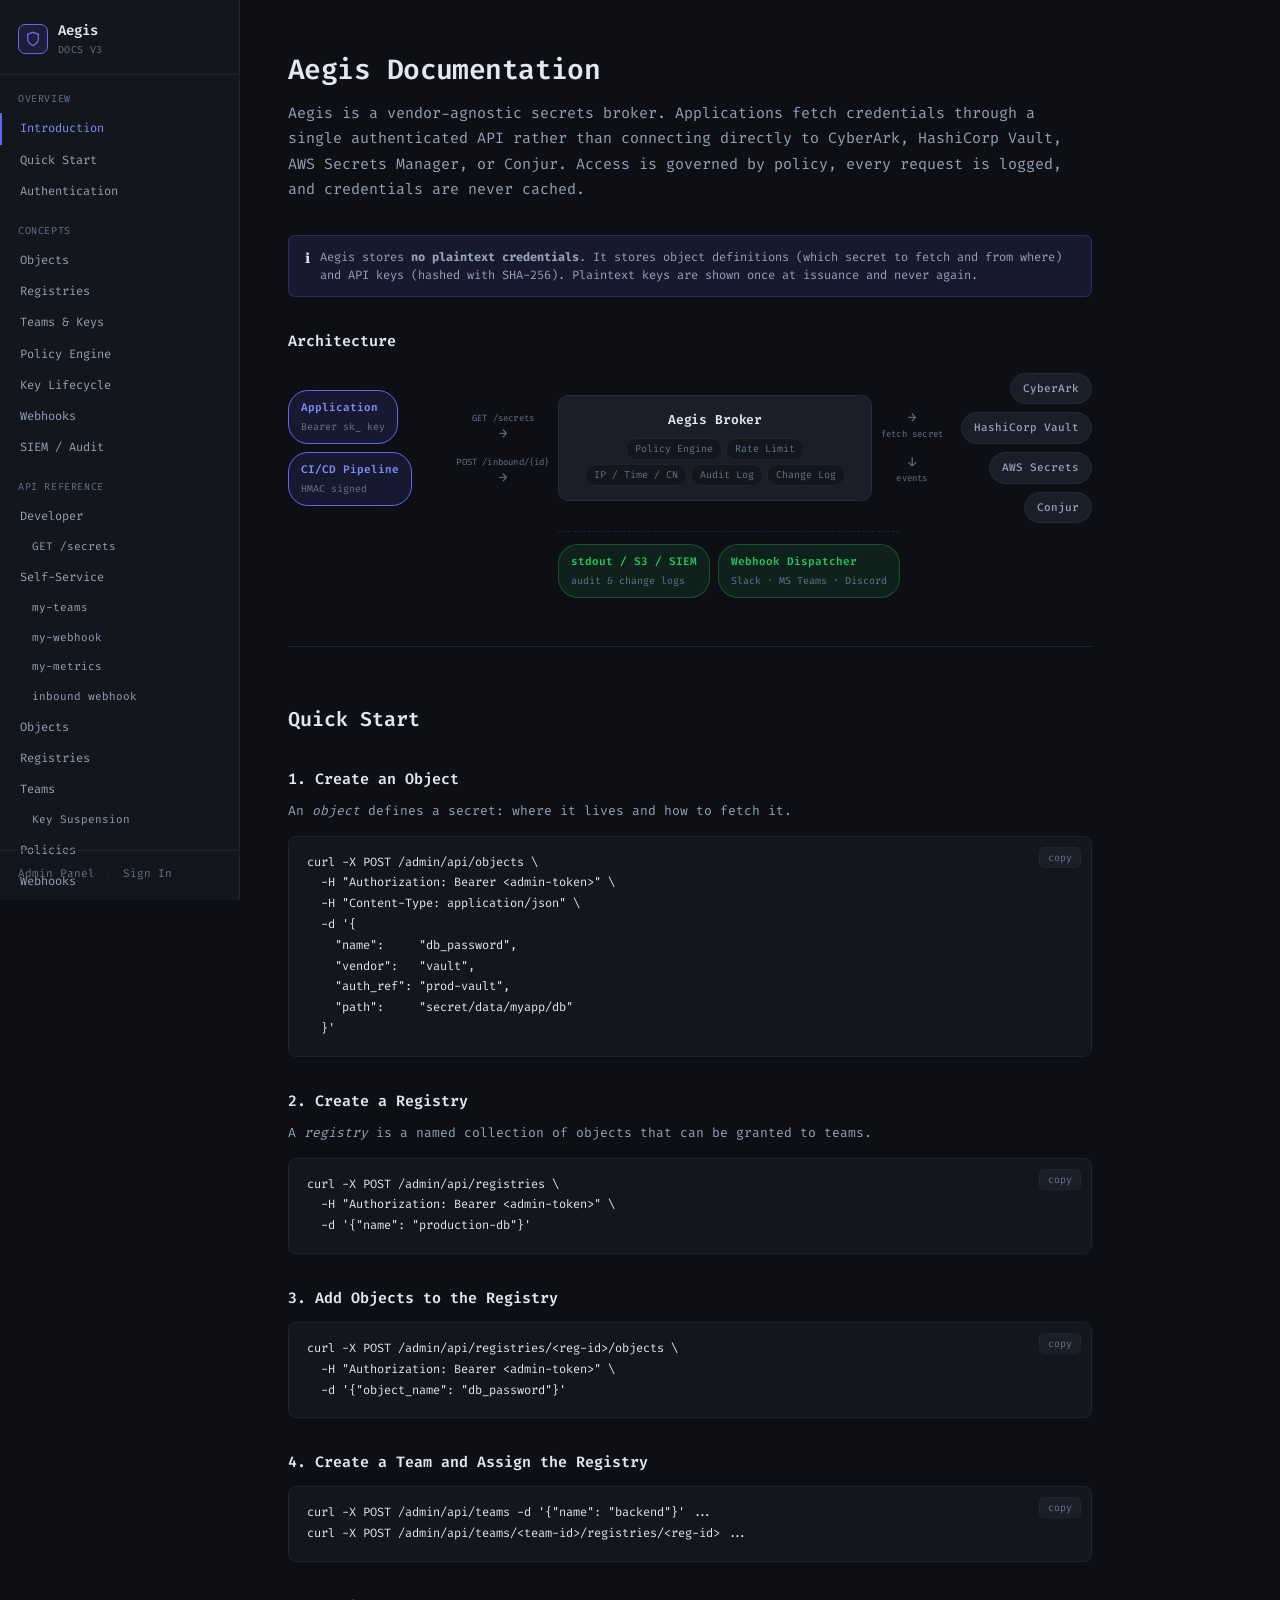
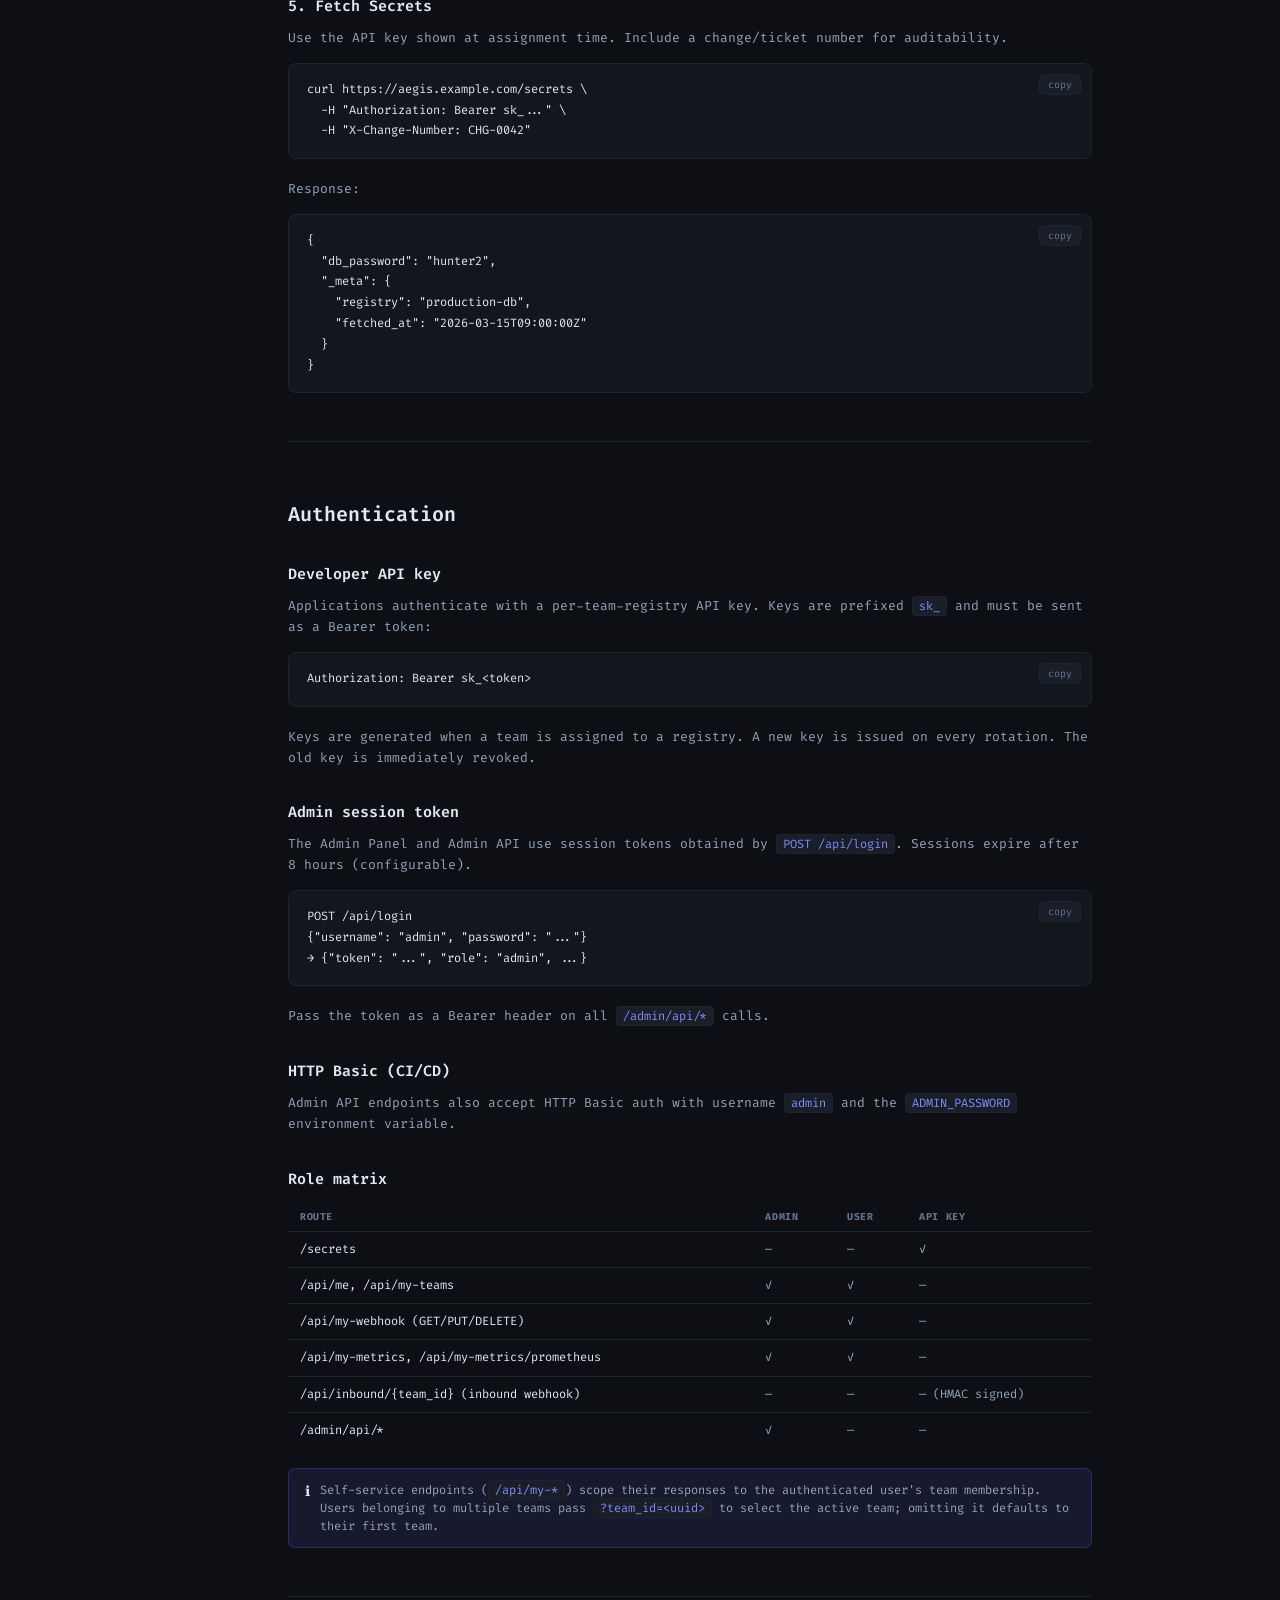
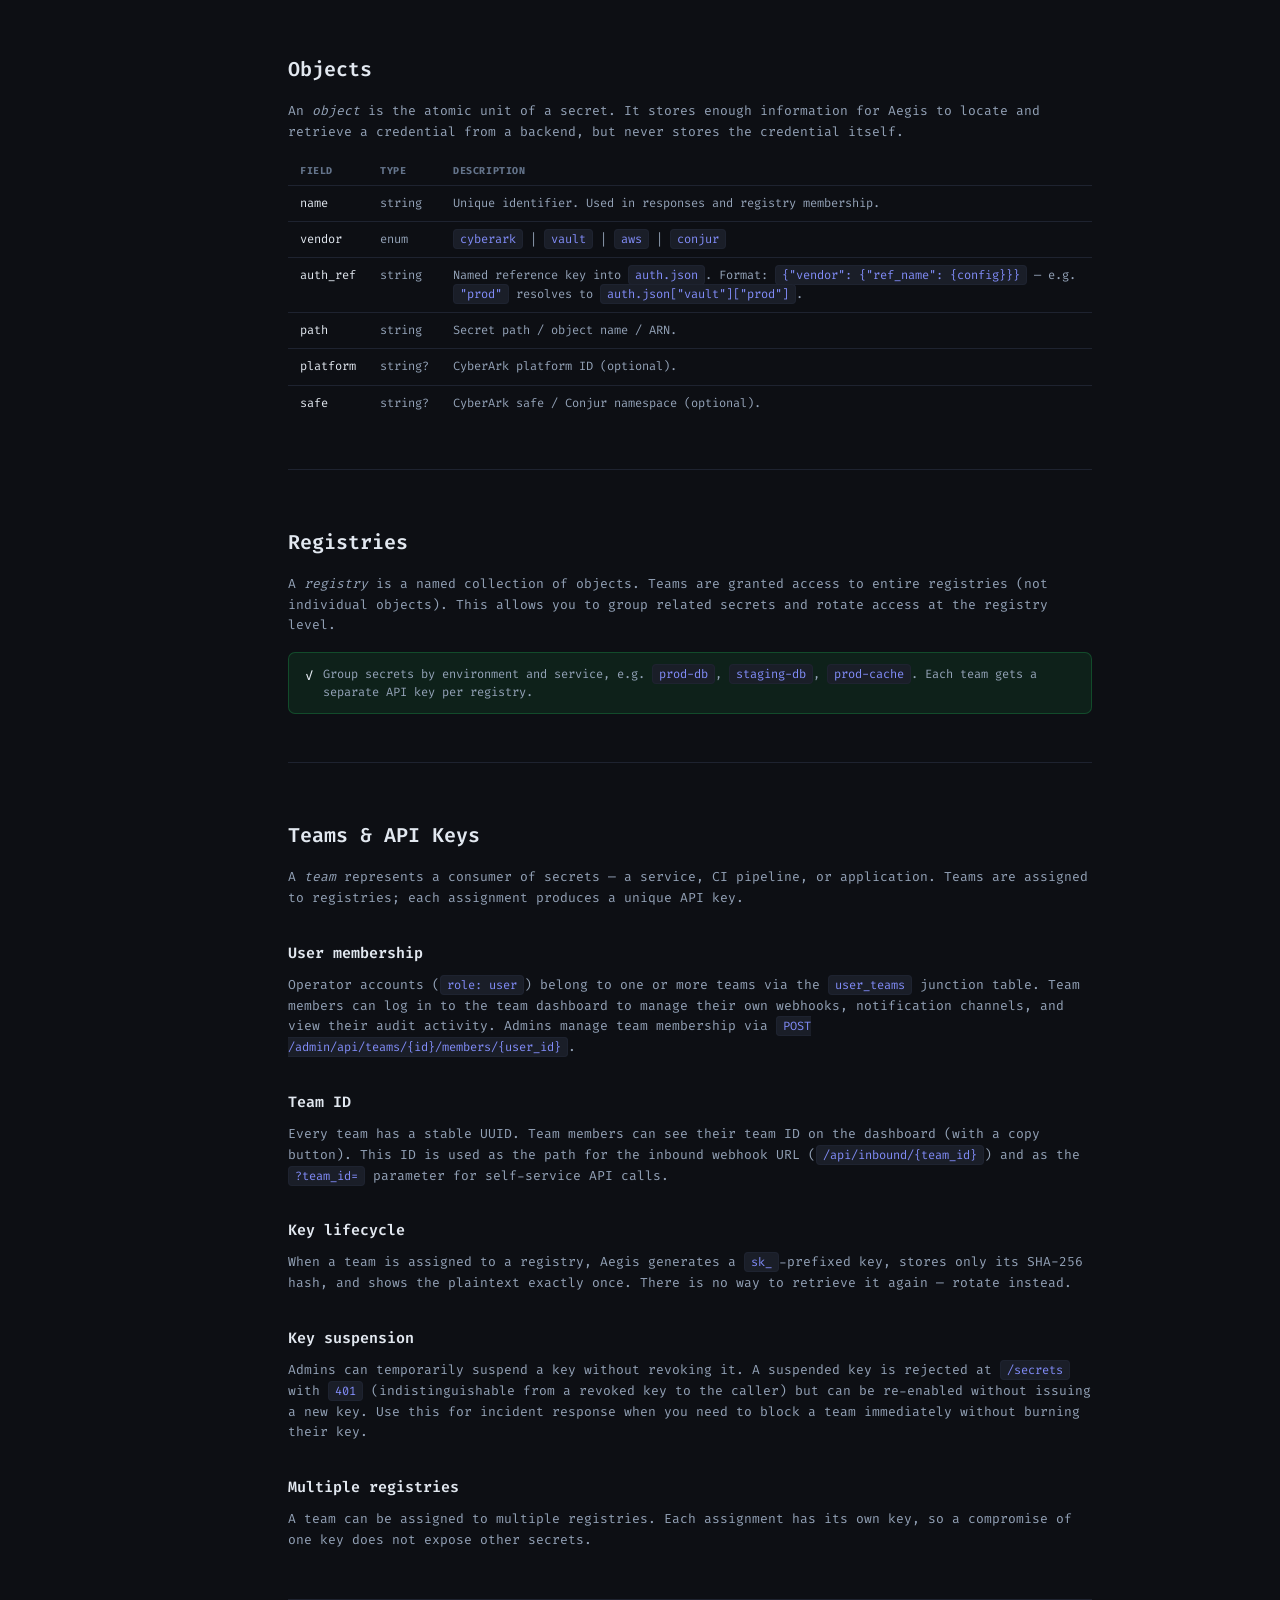
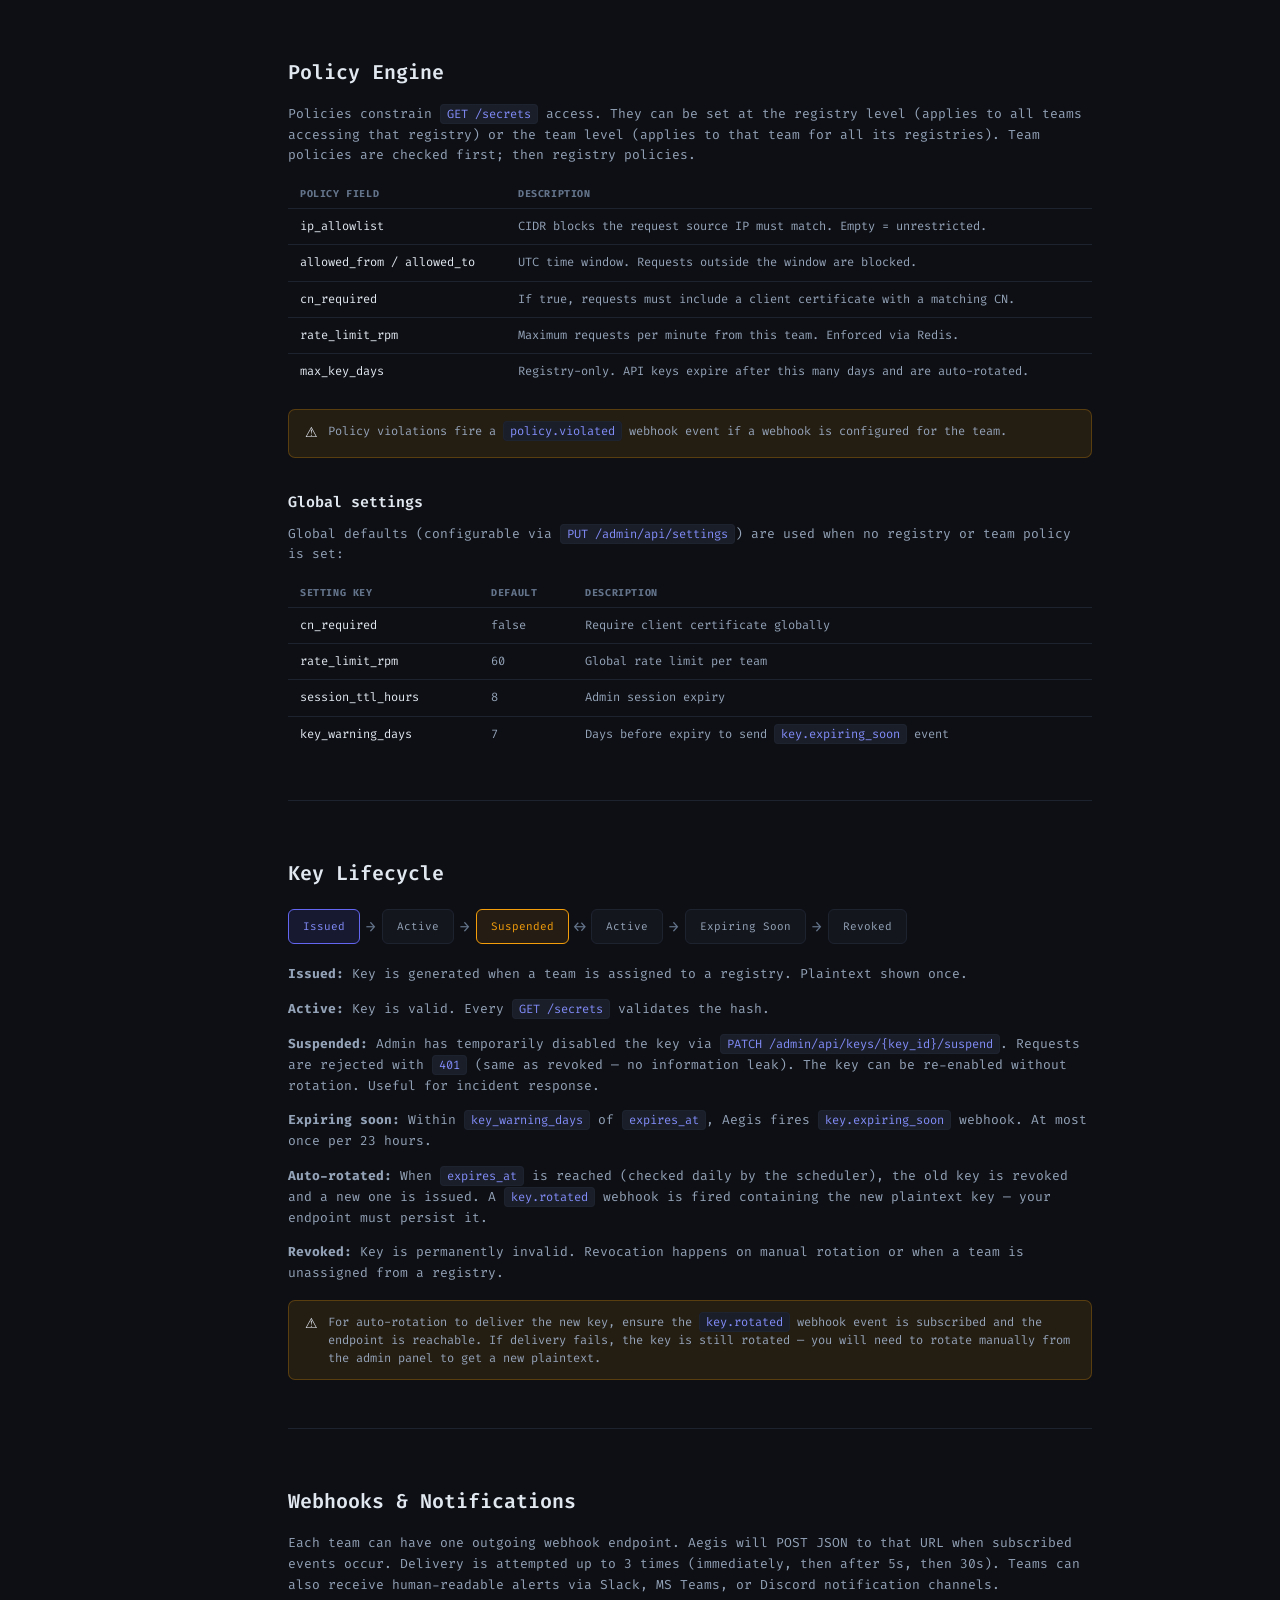
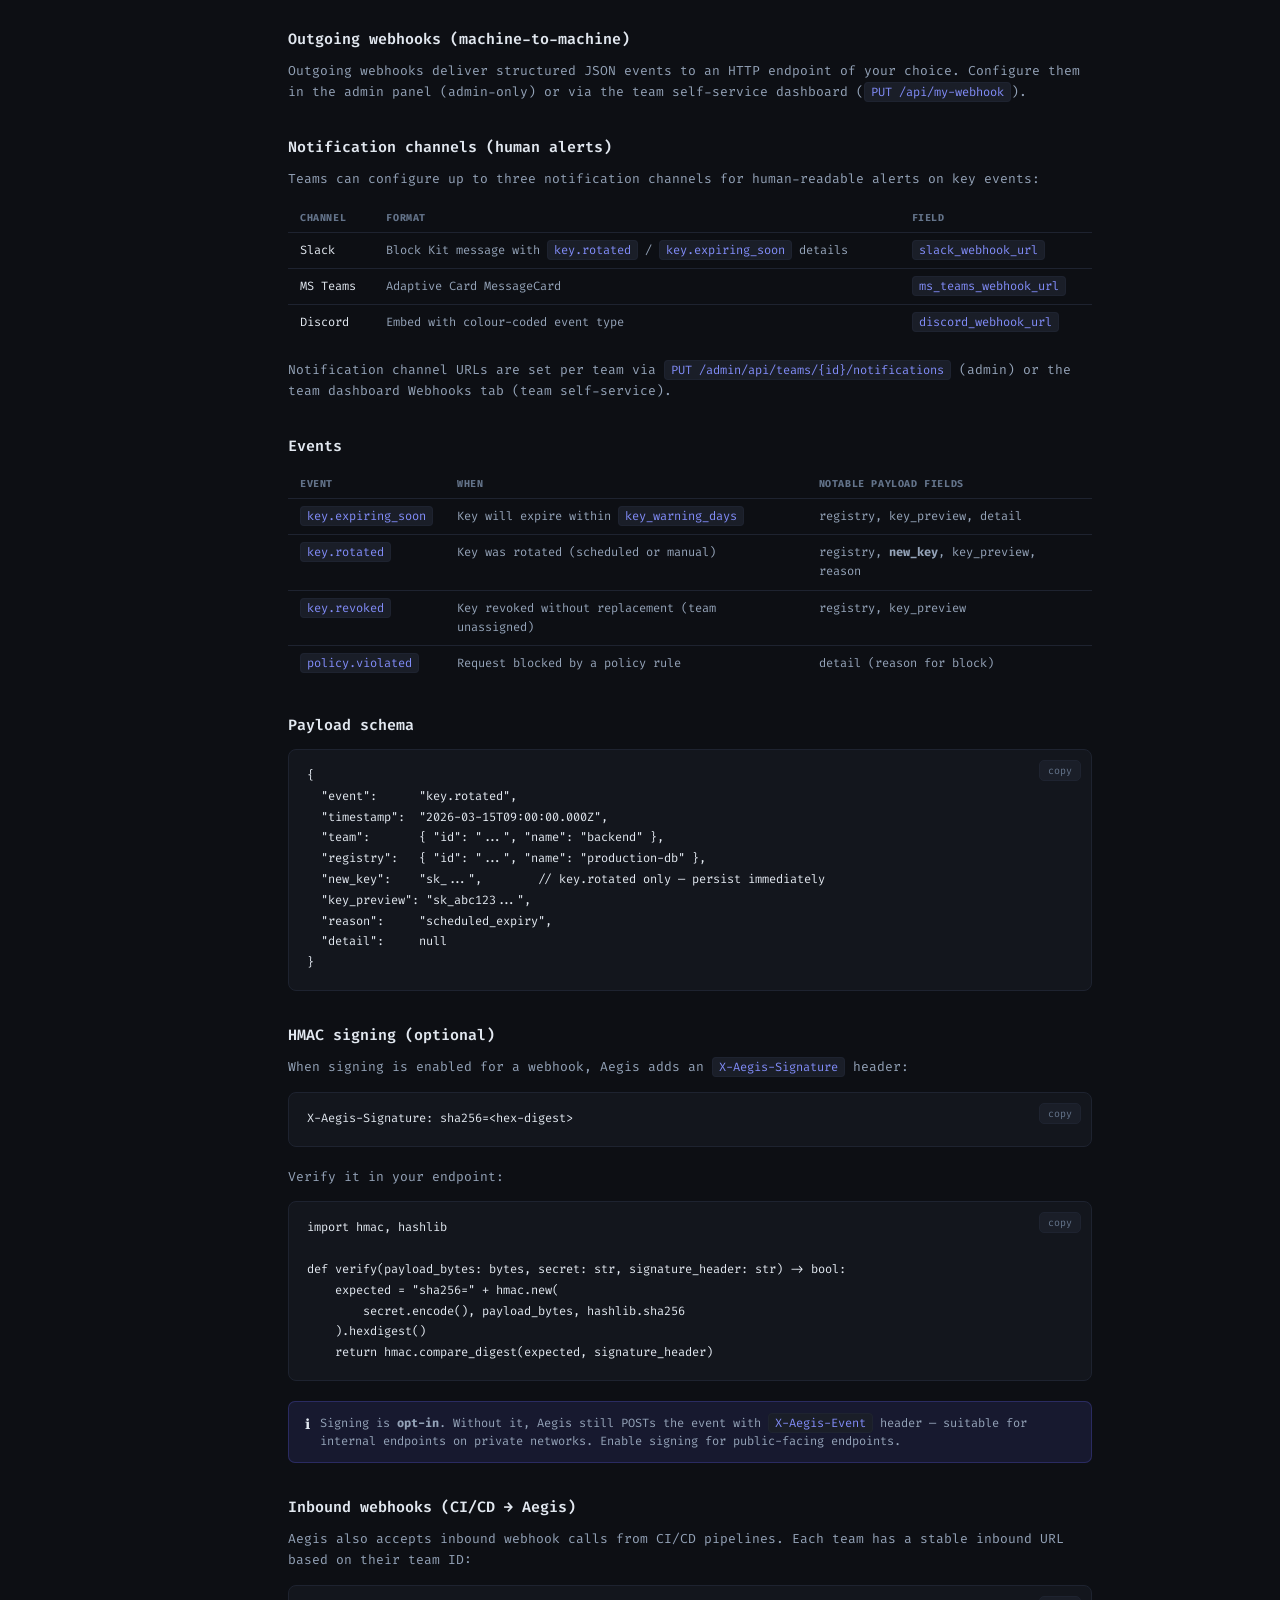
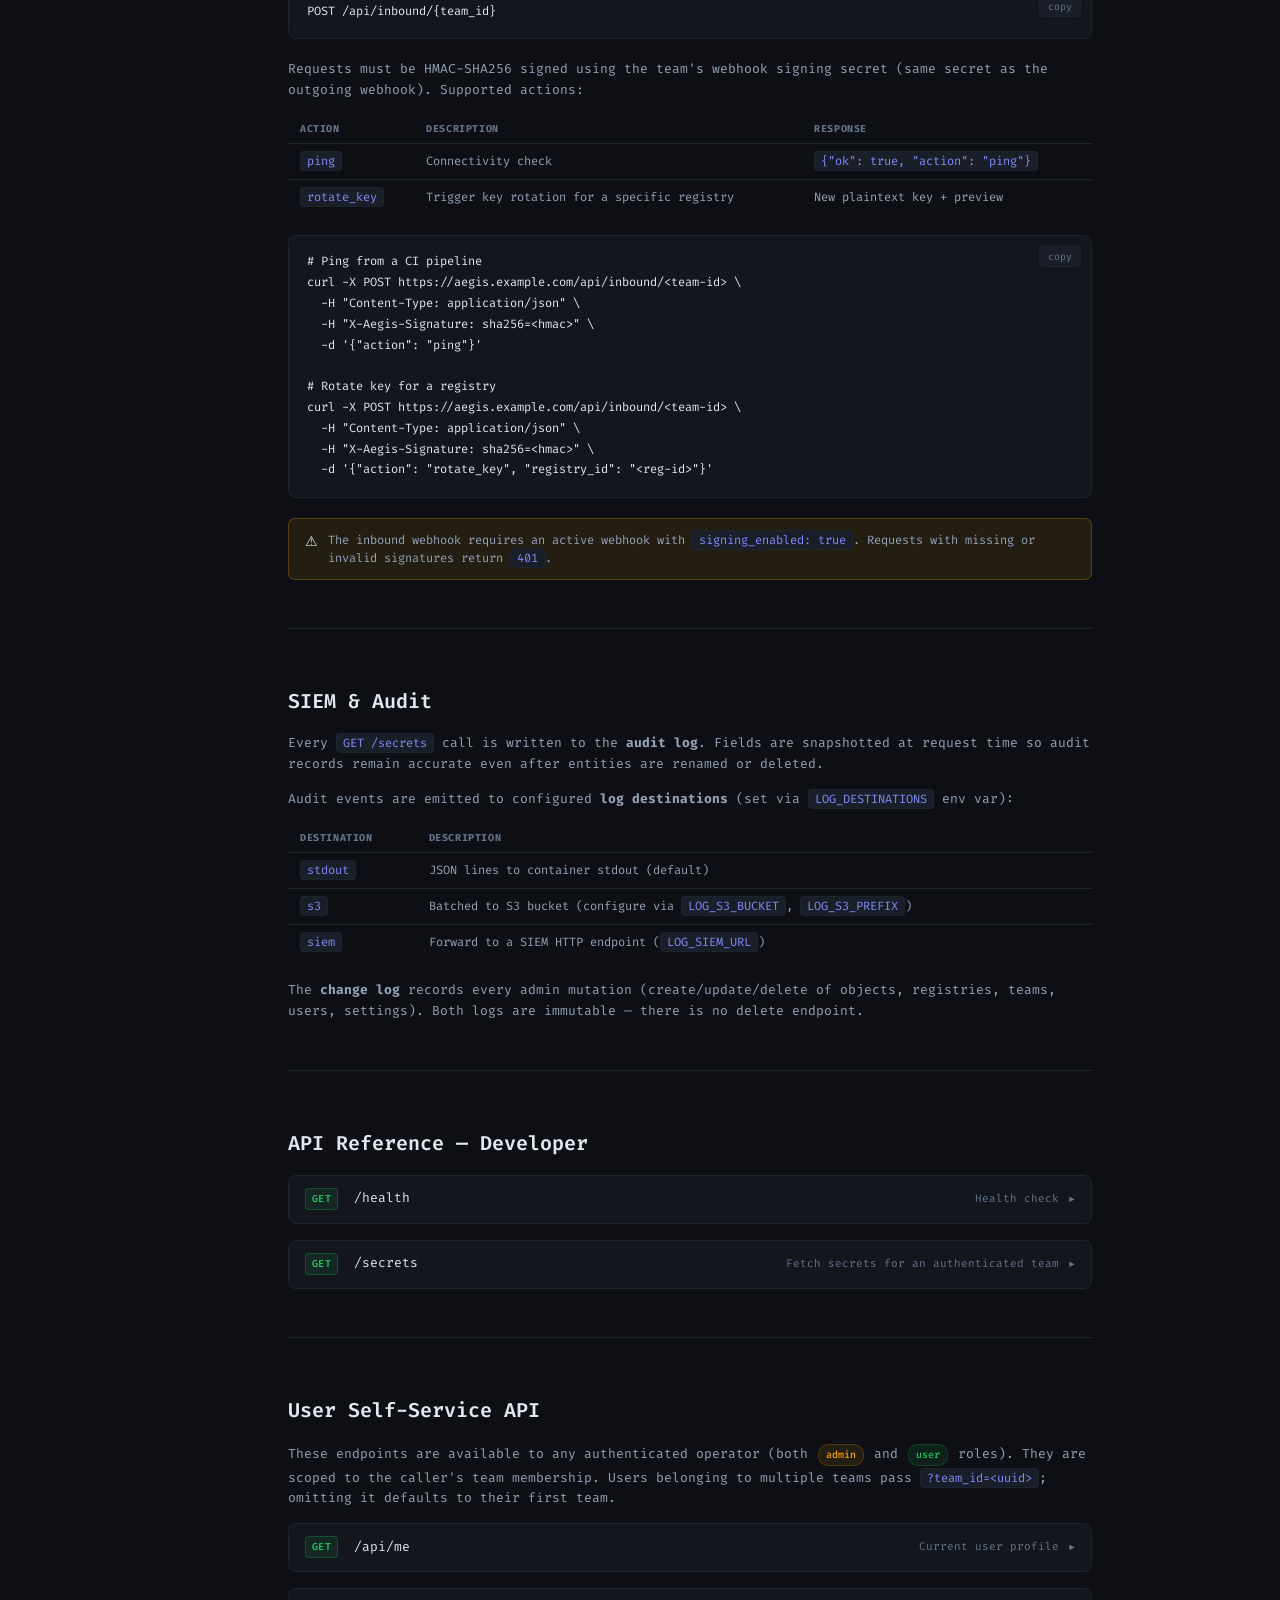
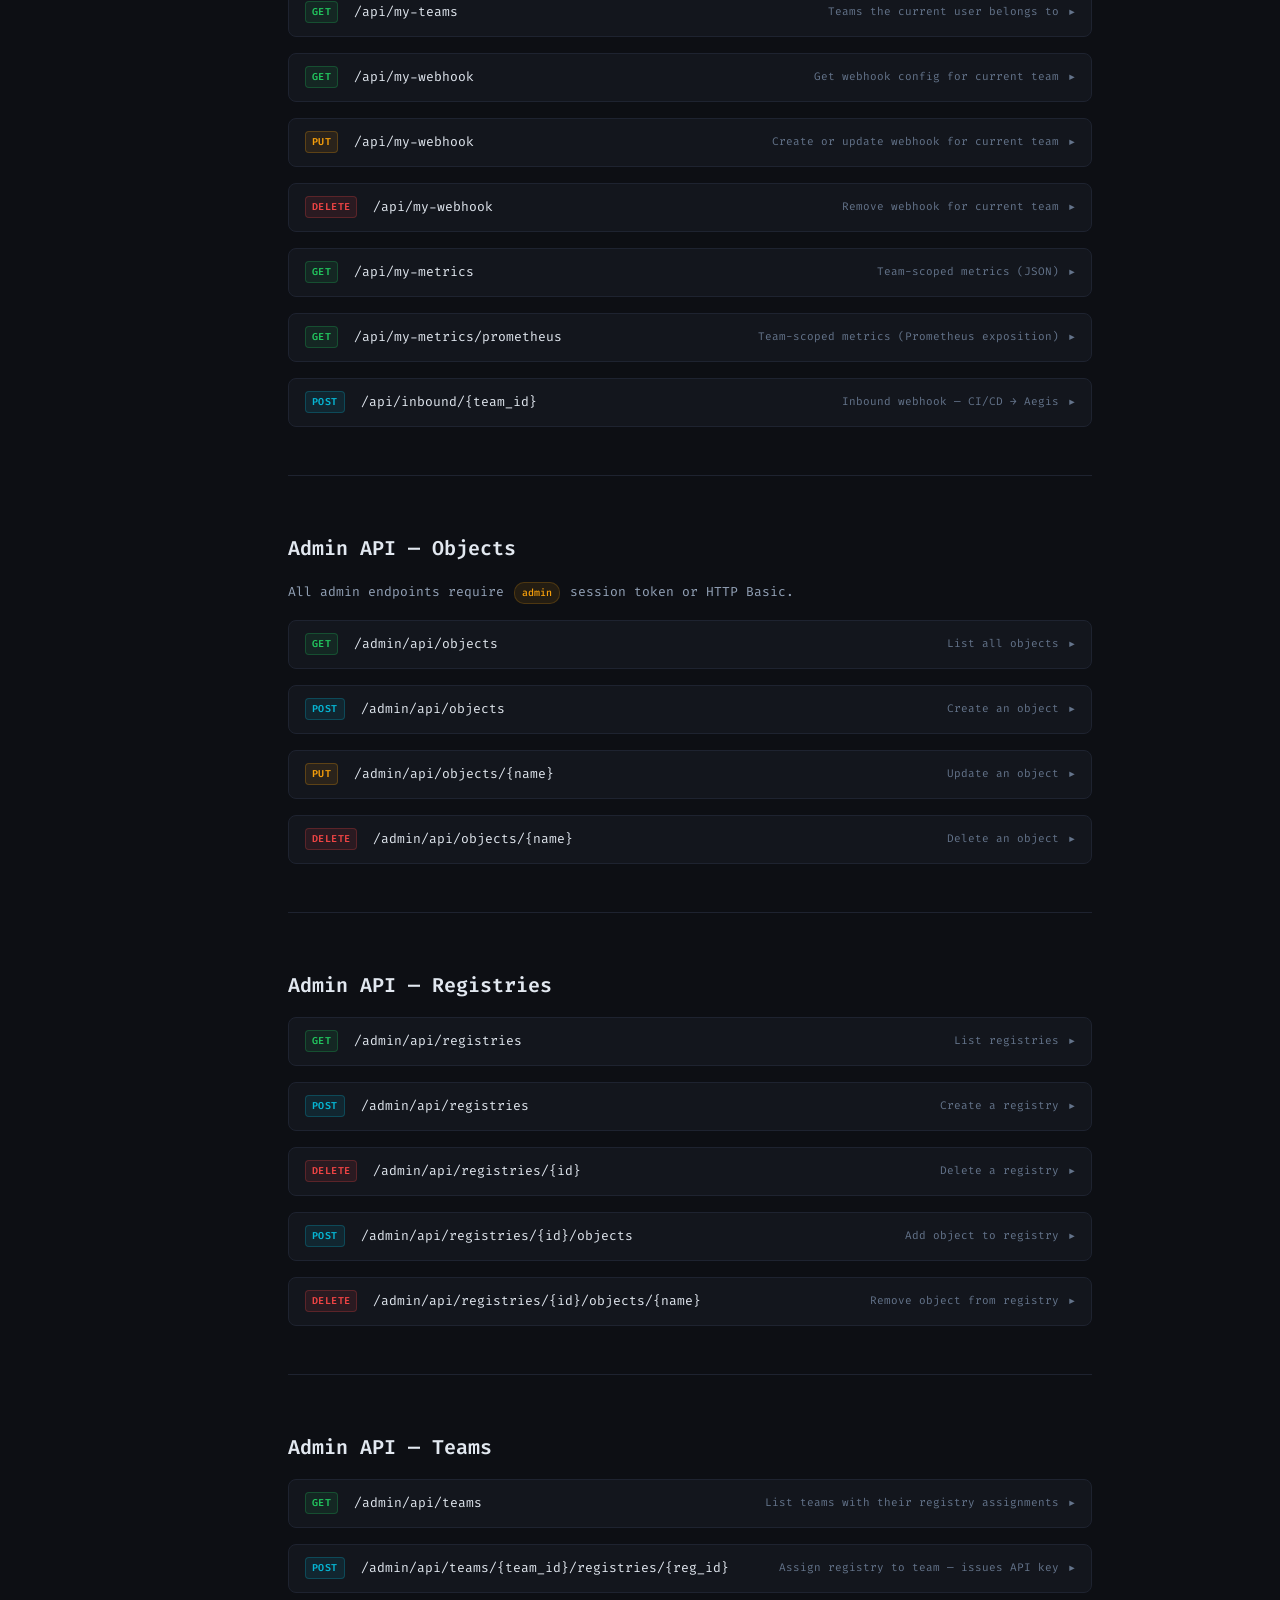
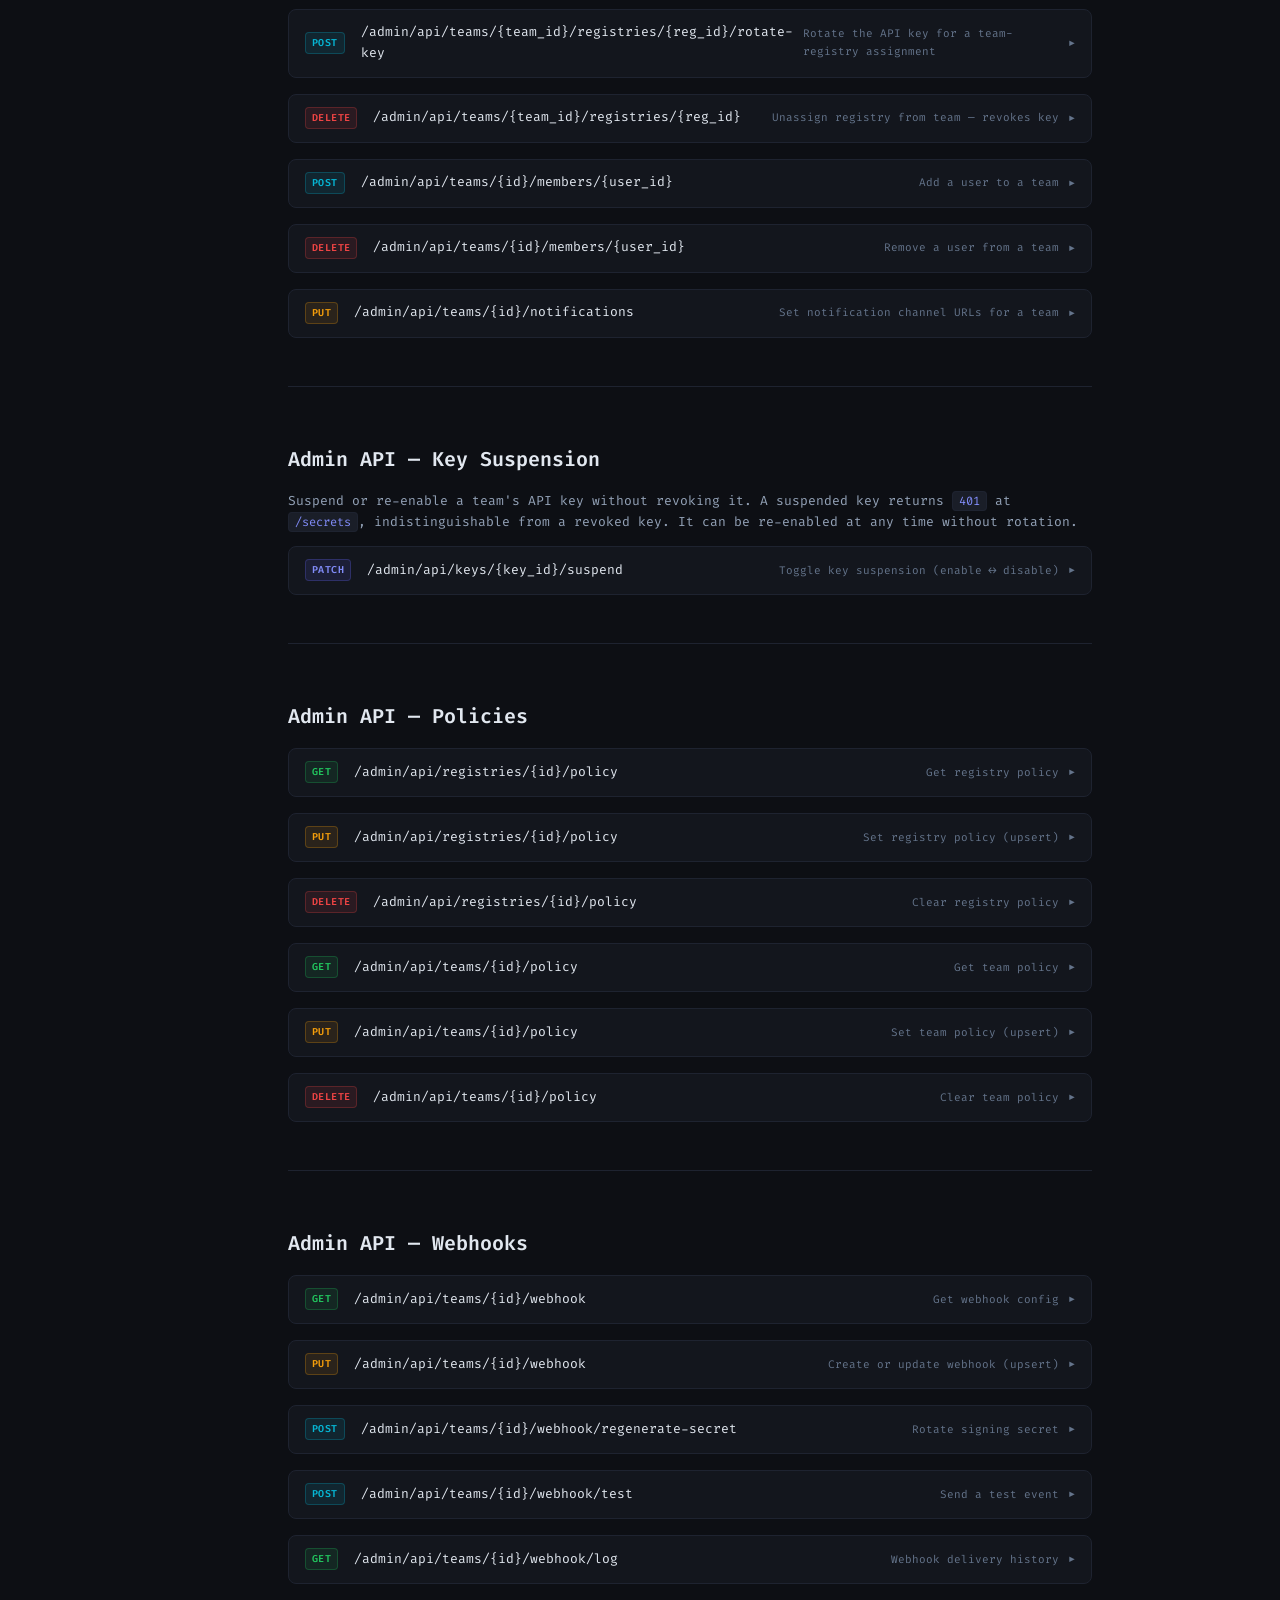
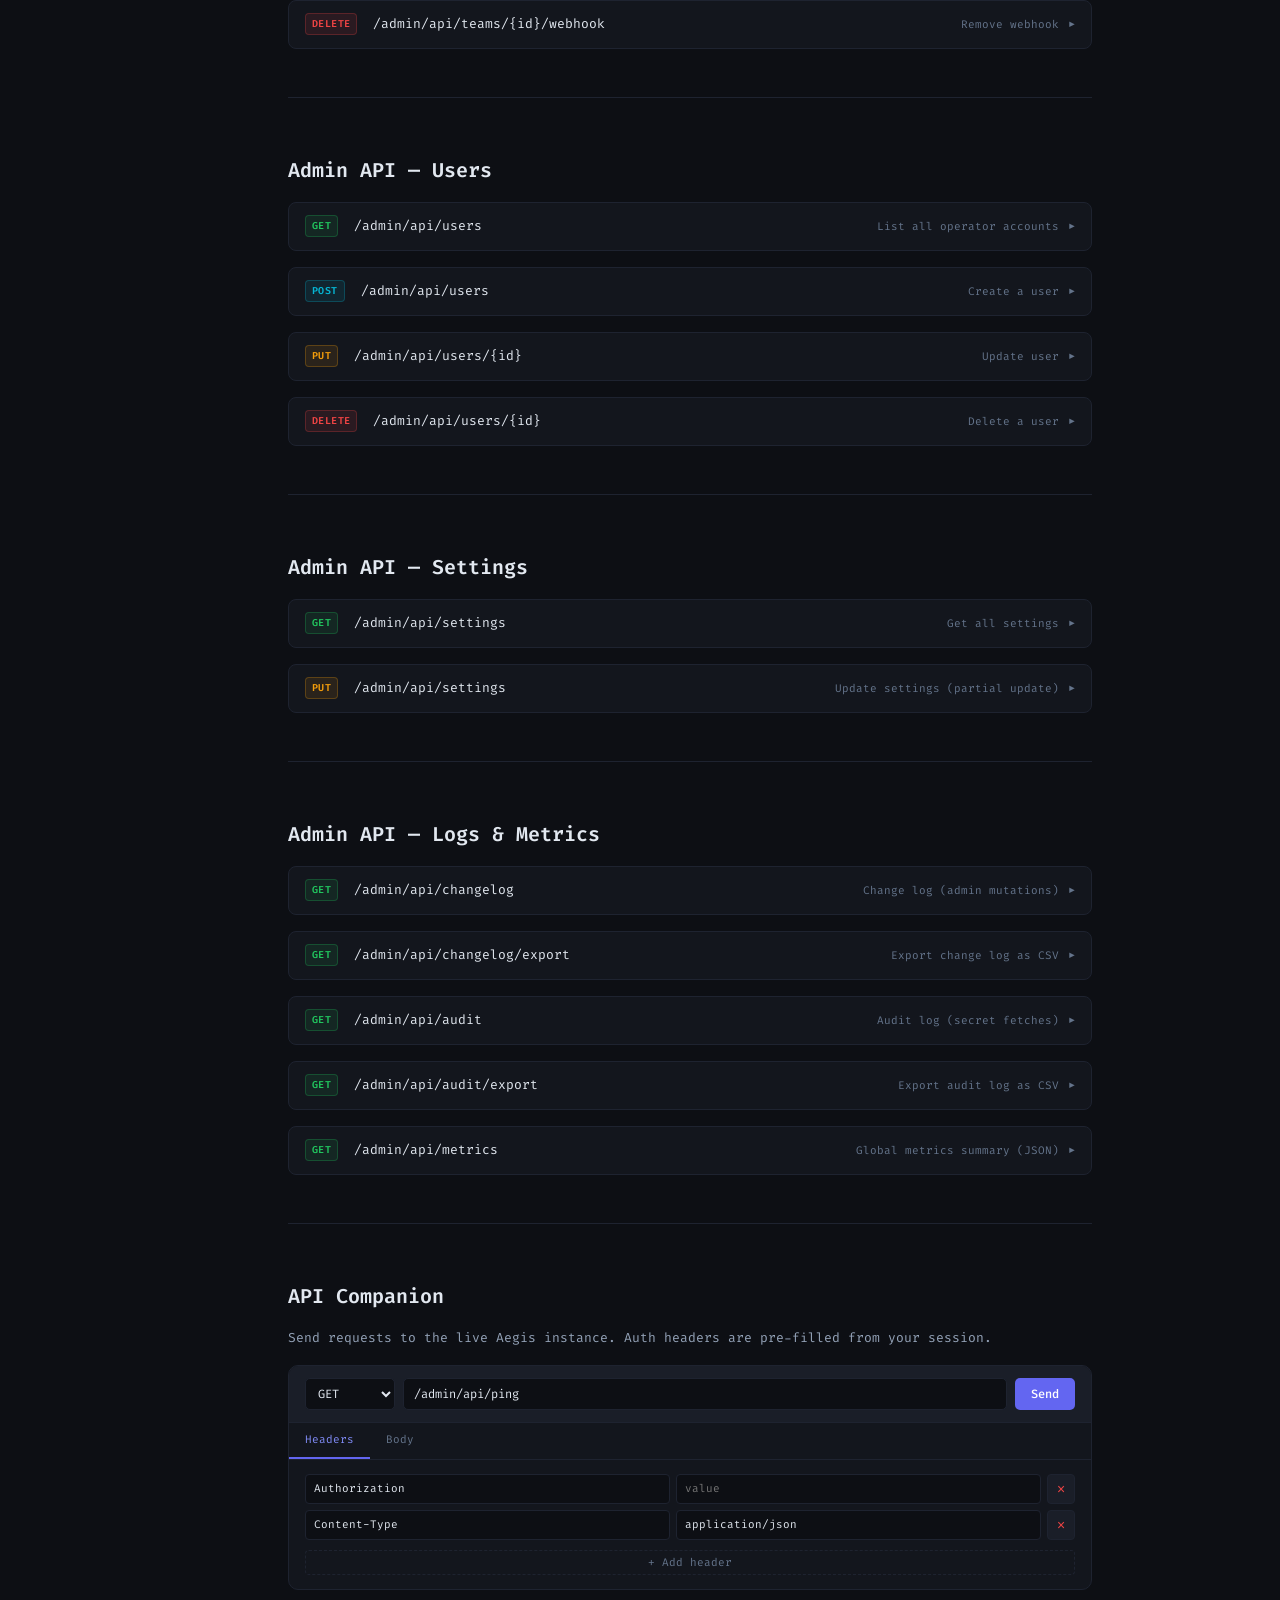
<file: static/docs.html>
<!DOCTYPE html>
<html lang="en">
<head>
<meta charset="UTF-8">
<meta name="viewport" content="width=device-width, initial-scale=1.0">
<title>Aegis — Documentation</title>
<link rel="preconnect" href="https://fonts.googleapis.com">
<link href="https://fonts.googleapis.com/css2?family=Fira+Code:wght@400;500;600&display=swap" rel="stylesheet">
<link rel="stylesheet" href="/static/css/docs.css">
</head>
<body>

<!-- ══════════════ SIDEBAR ══════════════ -->
<nav class="sidebar">
  <div class="sidebar-logo">
    <div class="sidebar-logo-icon">
      <svg width="16" height="16" fill="none" stroke="currentColor" stroke-width="2" viewBox="0 0 24 24">
        <path d="M12 22s8-4 8-10V5l-8-3-8 3v7c0 6 8 10 8 10z"/>
      </svg>
    </div>
    <div>
      <div class="sidebar-logo-text">Aegis</div>
      <div class="sidebar-logo-sub">Docs v3</div>
    </div>
  </div>

  <div class="sidebar-section-label">Overview</div>
  <a class="sidebar-link" href="#introduction">Introduction</a>
  <a class="sidebar-link" href="#quickstart">Quick Start</a>
  <a class="sidebar-link" href="#authentication">Authentication</a>

  <div class="sidebar-section-label">Concepts</div>
  <a class="sidebar-link" href="#objects">Objects</a>
  <a class="sidebar-link" href="#registries">Registries</a>
  <a class="sidebar-link" href="#teams">Teams &amp; Keys</a>
  <a class="sidebar-link" href="#policies">Policy Engine</a>
  <a class="sidebar-link" href="#key-lifecycle">Key Lifecycle</a>
  <a class="sidebar-link" href="#webhooks">Webhooks</a>
  <a class="sidebar-link" href="#siem">SIEM / Audit</a>

  <div class="sidebar-section-label">API Reference</div>
  <a class="sidebar-link" href="#api-developer">Developer</a>
  <a class="sidebar-link sub" href="#api-secrets">GET /secrets</a>
  <a class="sidebar-link" href="#api-self-service">Self-Service</a>
  <a class="sidebar-link sub" href="#api-my-teams">my-teams</a>
  <a class="sidebar-link sub" href="#api-my-webhook">my-webhook</a>
  <a class="sidebar-link sub" href="#api-my-metrics">my-metrics</a>
  <a class="sidebar-link sub" href="#api-inbound">inbound webhook</a>
  <a class="sidebar-link" href="#api-admin-objects">Objects</a>
  <a class="sidebar-link" href="#api-admin-registries">Registries</a>
  <a class="sidebar-link" href="#api-admin-teams">Teams</a>
  <a class="sidebar-link sub" href="#api-admin-keys">Key Suspension</a>
  <a class="sidebar-link" href="#api-admin-policies">Policies</a>
  <a class="sidebar-link" href="#api-admin-webhooks">Webhooks</a>
  <a class="sidebar-link" href="#api-admin-users">Users</a>
  <a class="sidebar-link" href="#api-admin-settings">Settings</a>
  <a class="sidebar-link" href="#api-admin-logs">Logs &amp; Metrics</a>

  <div class="sidebar-section-label">API Companion</div>
  <a class="sidebar-link" href="#companion">Request Tester</a>

  <div class="sidebar-footer">
    <a href="/admin">Admin Panel</a>
    <span style="color:var(--border);">·</span>
    <a href="/login">Sign In</a>
  </div>
</nav>

<!-- ══════════════ CONTENT ══════════════ -->
<main class="content">

<!-- ── Introduction ── -->
<section class="section" id="introduction">
  <h1>Aegis Documentation</h1>
  <p class="lead">Aegis is a vendor-agnostic secrets broker. Applications fetch credentials through a single authenticated API rather than connecting directly to CyberArk, HashiCorp Vault, AWS Secrets Manager, or Conjur. Access is governed by policy, every request is logged, and credentials are never cached.</p>

  <div class="callout callout-info">
    <span class="callout-icon">ℹ</span>
    <p>Aegis stores <strong>no plaintext credentials</strong>. It stores object definitions (which secret to fetch and from where) and API keys (hashed with SHA-256). Plaintext keys are shown once at issuance and never again.</p>
  </div>

  <h3>Architecture</h3>
  <div class="arch-diagram">

    <!-- Row 1: callers -->
    <div class="arch-row">
      <div class="arch-col arch-callers">
        <div class="arch-pill arch-pill-caller">
          <span class="arch-pill-label">Application</span>
          <span class="arch-pill-sub">Bearer sk_ key</span>
        </div>
        <div class="arch-pill arch-pill-caller">
          <span class="arch-pill-label">CI/CD Pipeline</span>
          <span class="arch-pill-sub">HMAC signed</span>
        </div>
      </div>

      <div class="arch-arrows-in">
        <div class="arch-arrow-line">
          <span class="arch-arrow-label">GET /secrets</span>
          <span class="arch-arr">→</span>
        </div>
        <div class="arch-arrow-line">
          <span class="arch-arrow-label">POST /inbound/{id}</span>
          <span class="arch-arr">→</span>
        </div>
      </div>

      <!-- Centre: broker -->
      <div class="arch-broker">
        <div class="arch-broker-title">Aegis Broker</div>
        <div class="arch-broker-tags">
          <span class="arch-btag">Policy Engine</span>
          <span class="arch-btag">Rate Limit</span>
          <span class="arch-btag">IP / Time / CN</span>
          <span class="arch-btag">Audit Log</span>
          <span class="arch-btag">Change Log</span>
        </div>
      </div>

      <div class="arch-arrows-out">
        <div class="arch-arrow-line">
          <span class="arch-arr">→</span>
          <span class="arch-arrow-label">fetch secret</span>
        </div>
        <div class="arch-arrow-line arch-arrow-down">
          <span class="arch-arr">↓</span>
          <span class="arch-arrow-label">events</span>
        </div>
      </div>

      <div class="arch-col arch-targets">
        <div class="arch-pill arch-pill-backend">
          <span class="arch-pill-label">CyberArk</span>
        </div>
        <div class="arch-pill arch-pill-backend">
          <span class="arch-pill-label">HashiCorp Vault</span>
        </div>
        <div class="arch-pill arch-pill-backend">
          <span class="arch-pill-label">AWS Secrets</span>
        </div>
        <div class="arch-pill arch-pill-backend">
          <span class="arch-pill-label">Conjur</span>
        </div>
      </div>
    </div>

    <!-- Row 2: outputs -->
    <div class="arch-row arch-row-outputs">
      <div class="arch-col" style="grid-column: 3;">
        <div class="arch-output-row">
          <div class="arch-pill arch-pill-output">
            <span class="arch-pill-label">stdout / S3 / SIEM</span>
            <span class="arch-pill-sub">audit &amp; change logs</span>
          </div>
          <div class="arch-pill arch-pill-output">
            <span class="arch-pill-label">Webhook Dispatcher</span>
            <span class="arch-pill-sub">Slack · MS Teams · Discord</span>
          </div>
        </div>
      </div>
    </div>

  </div>

</section>

<hr class="divider">

<!-- ── Quick Start ── -->
<section class="section" id="quickstart">
  <h2>Quick Start</h2>

  <h3>1. Create an Object</h3>
  <p>An <em>object</em> defines a secret: where it lives and how to fetch it.</p>
  <pre><code>curl -X POST /admin/api/objects \
  -H "Authorization: Bearer &lt;admin-token&gt;" \
  -H "Content-Type: application/json" \
  -d '{
    "name":     "db_password",
    "vendor":   "vault",
    "auth_ref": "prod-vault",
    "path":     "secret/data/myapp/db"
  }'</code></pre>

  <h3>2. Create a Registry</h3>
  <p>A <em>registry</em> is a named collection of objects that can be granted to teams.</p>
  <pre><code>curl -X POST /admin/api/registries \
  -H "Authorization: Bearer &lt;admin-token&gt;" \
  -d '{"name": "production-db"}'</code></pre>

  <h3>3. Add Objects to the Registry</h3>
  <pre><code>curl -X POST /admin/api/registries/&lt;reg-id&gt;/objects \
  -H "Authorization: Bearer &lt;admin-token&gt;" \
  -d '{"object_name": "db_password"}'</code></pre>

  <h3>4. Create a Team and Assign the Registry</h3>
  <pre><code>curl -X POST /admin/api/teams -d '{"name": "backend"}' ...
curl -X POST /admin/api/teams/&lt;team-id&gt;/registries/&lt;reg-id&gt; ...</code></pre>

  <h3>5. Fetch Secrets</h3>
  <p>Use the API key shown at assignment time. Include a change/ticket number for auditability.</p>
  <pre><code>curl https://aegis.example.com/secrets \
  -H "Authorization: Bearer sk_..." \
  -H "X-Change-Number: CHG-0042"</code></pre>

  <p>Response:</p>
  <pre><code>{
  "db_password": "hunter2",
  "_meta": {
    "registry": "production-db",
    "fetched_at": "2026-03-15T09:00:00Z"
  }
}</code></pre>
</section>

<hr class="divider">

<!-- ── Authentication ── -->
<section class="section" id="authentication">
  <h2>Authentication</h2>

  <h3>Developer API key</h3>
  <p>Applications authenticate with a per-team-registry API key. Keys are prefixed <code>sk_</code> and must be sent as a Bearer token:</p>
  <pre><code>Authorization: Bearer sk_&lt;token&gt;</code></pre>
  <p>Keys are generated when a team is assigned to a registry. A new key is issued on every rotation. The old key is immediately revoked.</p>

  <h3>Admin session token</h3>
  <p>The Admin Panel and Admin API use session tokens obtained by <code>POST /api/login</code>. Sessions expire after 8 hours (configurable).</p>
  <pre><code>POST /api/login
{"username": "admin", "password": "..."}
→ {"token": "...", "role": "admin", ...}</code></pre>
  <p>Pass the token as a Bearer header on all <code>/admin/api/*</code> calls.</p>

  <h3>HTTP Basic (CI/CD)</h3>
  <p>Admin API endpoints also accept HTTP Basic auth with username <code>admin</code> and the <code>ADMIN_PASSWORD</code> environment variable.</p>

  <h3>Role matrix</h3>
  <table>
    <thead><tr><th>Route</th><th>admin</th><th>user</th><th>API key</th></tr></thead>
    <tbody>
      <tr><td>/secrets</td><td>—</td><td>—</td><td>✓</td></tr>
      <tr><td>/api/me, /api/my-teams</td><td>✓</td><td>✓</td><td>—</td></tr>
      <tr><td>/api/my-webhook (GET/PUT/DELETE)</td><td>✓</td><td>✓</td><td>—</td></tr>
      <tr><td>/api/my-metrics, /api/my-metrics/prometheus</td><td>✓</td><td>✓</td><td>—</td></tr>
      <tr><td>/api/inbound/{team_id} (inbound webhook)</td><td>—</td><td>—</td><td>— (HMAC signed)</td></tr>
      <tr><td>/admin/api/*</td><td>✓</td><td>—</td><td>—</td></tr>
    </tbody>
  </table>

  <div class="callout callout-info">
    <span class="callout-icon">ℹ</span>
    <p>Self-service endpoints (<code>/api/my-*</code>) scope their responses to the authenticated user's team membership. Users belonging to multiple teams pass <code>?team_id=&lt;uuid&gt;</code> to select the active team; omitting it defaults to their first team.</p>
  </div>
</section>

<hr class="divider">

<!-- ── Objects ── -->
<section class="section" id="objects">
  <h2>Objects</h2>
  <p>An <em>object</em> is the atomic unit of a secret. It stores enough information for Aegis to locate and retrieve a credential from a backend, but never stores the credential itself.</p>

  <table>
    <thead><tr><th>Field</th><th>Type</th><th>Description</th></tr></thead>
    <tbody>
      <tr><td>name</td><td>string</td><td>Unique identifier. Used in responses and registry membership.</td></tr>
      <tr><td>vendor</td><td>enum</td><td><code>cyberark</code> | <code>vault</code> | <code>aws</code> | <code>conjur</code></td></tr>
      <tr><td>auth_ref</td><td>string</td><td>Named reference key into <code>auth.json</code>. Format: <code>{"vendor": {"ref_name": {config}}}</code> — e.g. <code>"prod"</code> resolves to <code>auth.json["vault"]["prod"]</code>.</td></tr>
      <tr><td>path</td><td>string</td><td>Secret path / object name / ARN.</td></tr>
      <tr><td>platform</td><td>string?</td><td>CyberArk platform ID (optional).</td></tr>
      <tr><td>safe</td><td>string?</td><td>CyberArk safe / Conjur namespace (optional).</td></tr>
    </tbody>
  </table>
</section>

<hr class="divider">

<!-- ── Registries ── -->
<section class="section" id="registries">
  <h2>Registries</h2>
  <p>A <em>registry</em> is a named collection of objects. Teams are granted access to entire registries (not individual objects). This allows you to group related secrets and rotate access at the registry level.</p>

  <div class="callout callout-tip">
    <span class="callout-icon">✓</span>
    <p>Group secrets by environment and service, e.g. <code>prod-db</code>, <code>staging-db</code>, <code>prod-cache</code>. Each team gets a separate API key per registry.</p>
  </div>
</section>

<hr class="divider">

<!-- ── Teams ── -->
<section class="section" id="teams">
  <h2>Teams &amp; API Keys</h2>
  <p>A <em>team</em> represents a consumer of secrets — a service, CI pipeline, or application. Teams are assigned to registries; each assignment produces a unique API key.</p>

  <h3>User membership</h3>
  <p>Operator accounts (<code>role: user</code>) belong to one or more teams via the <code>user_teams</code> junction table. Team members can log in to the team dashboard to manage their own webhooks, notification channels, and view their audit activity. Admins manage team membership via <code>POST /admin/api/teams/{id}/members/{user_id}</code>.</p>

  <h3>Team ID</h3>
  <p>Every team has a stable UUID. Team members can see their team ID on the dashboard (with a copy button). This ID is used as the path for the inbound webhook URL (<code>/api/inbound/{team_id}</code>) and as the <code>?team_id=</code> parameter for self-service API calls.</p>

  <h3>Key lifecycle</h3>
  <p>When a team is assigned to a registry, Aegis generates a <code>sk_</code>-prefixed key, stores only its SHA-256 hash, and shows the plaintext exactly once. There is no way to retrieve it again — rotate instead.</p>

  <h3>Key suspension</h3>
  <p>Admins can temporarily suspend a key without revoking it. A suspended key is rejected at <code>/secrets</code> with <code>401</code> (indistinguishable from a revoked key to the caller) but can be re-enabled without issuing a new key. Use this for incident response when you need to block a team immediately without burning their key.</p>

  <h3>Multiple registries</h3>
  <p>A team can be assigned to multiple registries. Each assignment has its own key, so a compromise of one key does not expose other secrets.</p>
</section>

<hr class="divider">

<!-- ── Policies ── -->
<section class="section" id="policies">
  <h2>Policy Engine</h2>
  <p>Policies constrain <code>GET /secrets</code> access. They can be set at the registry level (applies to all teams accessing that registry) or the team level (applies to that team for all its registries). Team policies are checked first; then registry policies.</p>

  <table>
    <thead><tr><th>Policy field</th><th>Description</th></tr></thead>
    <tbody>
      <tr><td>ip_allowlist</td><td>CIDR blocks the request source IP must match. Empty = unrestricted.</td></tr>
      <tr><td>allowed_from / allowed_to</td><td>UTC time window. Requests outside the window are blocked.</td></tr>
      <tr><td>cn_required</td><td>If true, requests must include a client certificate with a matching CN.</td></tr>
      <tr><td>rate_limit_rpm</td><td>Maximum requests per minute from this team. Enforced via Redis.</td></tr>
      <tr><td>max_key_days</td><td>Registry-only. API keys expire after this many days and are auto-rotated.</td></tr>
    </tbody>
  </table>

  <div class="callout callout-warn">
    <span class="callout-icon">⚠</span>
    <p>Policy violations fire a <code>policy.violated</code> webhook event if a webhook is configured for the team.</p>
  </div>

  <h3>Global settings</h3>
  <p>Global defaults (configurable via <code>PUT /admin/api/settings</code>) are used when no registry or team policy is set:</p>
  <table>
    <thead><tr><th>Setting key</th><th>Default</th><th>Description</th></tr></thead>
    <tbody>
      <tr><td>cn_required</td><td>false</td><td>Require client certificate globally</td></tr>
      <tr><td>rate_limit_rpm</td><td>60</td><td>Global rate limit per team</td></tr>
      <tr><td>session_ttl_hours</td><td>8</td><td>Admin session expiry</td></tr>
      <tr><td>key_warning_days</td><td>7</td><td>Days before expiry to send <code>key.expiring_soon</code> event</td></tr>
    </tbody>
  </table>
</section>

<hr class="divider">

<!-- ── Key Lifecycle ── -->
<section class="section" id="key-lifecycle">
  <h2>Key Lifecycle</h2>

  <div class="lifecycle">
    <div class="lc-step">
      <div class="lc-box active">Issued</div>
      <span class="lc-arrow">→</span>
    </div>
    <div class="lc-step">
      <div class="lc-box">Active</div>
      <span class="lc-arrow">→</span>
    </div>
    <div class="lc-step">
      <div class="lc-box" style="border-color:var(--amber);color:var(--amber);background:var(--amber-lo);">Suspended</div>
      <span class="lc-arrow">↔</span>
    </div>
    <div class="lc-step">
      <div class="lc-box">Active</div>
      <span class="lc-arrow">→</span>
    </div>
    <div class="lc-step">
      <div class="lc-box">Expiring Soon</div>
      <span class="lc-arrow">→</span>
    </div>
    <div class="lc-step">
      <div class="lc-box">Revoked</div>
    </div>
  </div>

  <p><strong>Issued:</strong> Key is generated when a team is assigned to a registry. Plaintext shown once.</p>
  <p><strong>Active:</strong> Key is valid. Every <code>GET /secrets</code> validates the hash.</p>
  <p><strong>Suspended:</strong> Admin has temporarily disabled the key via <code>PATCH /admin/api/keys/{key_id}/suspend</code>. Requests are rejected with <code>401</code> (same as revoked — no information leak). The key can be re-enabled without rotation. Useful for incident response.</p>
  <p><strong>Expiring soon:</strong> Within <code>key_warning_days</code> of <code>expires_at</code>, Aegis fires <code>key.expiring_soon</code> webhook. At most once per 23 hours.</p>
  <p><strong>Auto-rotated:</strong> When <code>expires_at</code> is reached (checked daily by the scheduler), the old key is revoked and a new one is issued. A <code>key.rotated</code> webhook is fired containing the new plaintext key — your endpoint must persist it.</p>
  <p><strong>Revoked:</strong> Key is permanently invalid. Revocation happens on manual rotation or when a team is unassigned from a registry.</p>

  <div class="callout callout-warn">
    <span class="callout-icon">⚠</span>
    <p>For auto-rotation to deliver the new key, ensure the <code>key.rotated</code> webhook event is subscribed and the endpoint is reachable. If delivery fails, the key is still rotated — you will need to rotate manually from the admin panel to get a new plaintext.</p>
  </div>
</section>

<hr class="divider">

<!-- ── Webhooks ── -->
<section class="section" id="webhooks">
  <h2>Webhooks &amp; Notifications</h2>
  <p>Each team can have one outgoing webhook endpoint. Aegis will POST JSON to that URL when subscribed events occur. Delivery is attempted up to 3 times (immediately, then after 5s, then 30s). Teams can also receive human-readable alerts via Slack, MS Teams, or Discord notification channels.</p>

  <h3>Outgoing webhooks (machine-to-machine)</h3>
  <p>Outgoing webhooks deliver structured JSON events to an HTTP endpoint of your choice. Configure them in the admin panel (admin-only) or via the team self-service dashboard (<code>PUT /api/my-webhook</code>).</p>

  <h3>Notification channels (human alerts)</h3>
  <p>Teams can configure up to three notification channels for human-readable alerts on key events:</p>
  <table>
    <thead><tr><th>Channel</th><th>Format</th><th>Field</th></tr></thead>
    <tbody>
      <tr><td>Slack</td><td>Block Kit message with <code>key.rotated</code> / <code>key.expiring_soon</code> details</td><td><code>slack_webhook_url</code></td></tr>
      <tr><td>MS Teams</td><td>Adaptive Card MessageCard</td><td><code>ms_teams_webhook_url</code></td></tr>
      <tr><td>Discord</td><td>Embed with colour-coded event type</td><td><code>discord_webhook_url</code></td></tr>
    </tbody>
  </table>
  <p>Notification channel URLs are set per team via <code>PUT /admin/api/teams/{id}/notifications</code> (admin) or the team dashboard Webhooks tab (team self-service).</p>

  <h3>Events</h3>
  <table>
    <thead><tr><th>Event</th><th>When</th><th>Notable payload fields</th></tr></thead>
    <tbody>
      <tr><td><code>key.expiring_soon</code></td><td>Key will expire within <code>key_warning_days</code></td><td>registry, key_preview, detail</td></tr>
      <tr><td><code>key.rotated</code></td><td>Key was rotated (scheduled or manual)</td><td>registry, <strong>new_key</strong>, key_preview, reason</td></tr>
      <tr><td><code>key.revoked</code></td><td>Key revoked without replacement (team unassigned)</td><td>registry, key_preview</td></tr>
      <tr><td><code>policy.violated</code></td><td>Request blocked by a policy rule</td><td>detail (reason for block)</td></tr>
    </tbody>
  </table>

  <h3>Payload schema</h3>
  <pre><code>{
  "event":      "key.rotated",
  "timestamp":  "2026-03-15T09:00:00.000Z",
  "team":       { "id": "...", "name": "backend" },
  "registry":   { "id": "...", "name": "production-db" },
  "new_key":    "sk_...",        // key.rotated only — persist immediately
  "key_preview": "sk_abc123...",
  "reason":     "scheduled_expiry",
  "detail":     null
}</code></pre>

  <h3>HMAC signing (optional)</h3>
  <p>When signing is enabled for a webhook, Aegis adds an <code>X-Aegis-Signature</code> header:</p>
  <pre><code>X-Aegis-Signature: sha256=&lt;hex-digest&gt;</code></pre>
  <p>Verify it in your endpoint:</p>
  <pre><code>import hmac, hashlib

def verify(payload_bytes: bytes, secret: str, signature_header: str) -> bool:
    expected = "sha256=" + hmac.new(
        secret.encode(), payload_bytes, hashlib.sha256
    ).hexdigest()
    return hmac.compare_digest(expected, signature_header)</code></pre>

  <div class="callout callout-info">
    <span class="callout-icon">ℹ</span>
    <p>Signing is <strong>opt-in</strong>. Without it, Aegis still POSTs the event with <code>X-Aegis-Event</code> header — suitable for internal endpoints on private networks. Enable signing for public-facing endpoints.</p>
  </div>

  <h3>Inbound webhooks (CI/CD → Aegis)</h3>
  <p>Aegis also accepts inbound webhook calls from CI/CD pipelines. Each team has a stable inbound URL based on their team ID:</p>
  <pre><code>POST /api/inbound/{team_id}</code></pre>
  <p>Requests must be HMAC-SHA256 signed using the team's webhook signing secret (same secret as the outgoing webhook). Supported actions:</p>
  <table>
    <thead><tr><th>action</th><th>Description</th><th>Response</th></tr></thead>
    <tbody>
      <tr><td><code>ping</code></td><td>Connectivity check</td><td><code>{"ok": true, "action": "ping"}</code></td></tr>
      <tr><td><code>rotate_key</code></td><td>Trigger key rotation for a specific registry</td><td>New plaintext key + preview</td></tr>
    </tbody>
  </table>
  <pre><code># Ping from a CI pipeline
curl -X POST https://aegis.example.com/api/inbound/&lt;team-id&gt; \
  -H "Content-Type: application/json" \
  -H "X-Aegis-Signature: sha256=&lt;hmac&gt;" \
  -d '{"action": "ping"}'

# Rotate key for a registry
curl -X POST https://aegis.example.com/api/inbound/&lt;team-id&gt; \
  -H "Content-Type: application/json" \
  -H "X-Aegis-Signature: sha256=&lt;hmac&gt;" \
  -d '{"action": "rotate_key", "registry_id": "&lt;reg-id&gt;"}'</code></pre>

  <div class="callout callout-warn">
    <span class="callout-icon">⚠</span>
    <p>The inbound webhook requires an active webhook with <code>signing_enabled: true</code>. Requests with missing or invalid signatures return <code>401</code>.</p>
  </div>
</section>

<hr class="divider">

<!-- ── SIEM ── -->
<section class="section" id="siem">
  <h2>SIEM &amp; Audit</h2>
  <p>Every <code>GET /secrets</code> call is written to the <strong>audit log</strong>. Fields are snapshotted at request time so audit records remain accurate even after entities are renamed or deleted.</p>

  <p>Audit events are emitted to configured <strong>log destinations</strong> (set via <code>LOG_DESTINATIONS</code> env var):</p>
  <table>
    <thead><tr><th>Destination</th><th>Description</th></tr></thead>
    <tbody>
      <tr><td><code>stdout</code></td><td>JSON lines to container stdout (default)</td></tr>
      <tr><td><code>s3</code></td><td>Batched to S3 bucket (configure via <code>LOG_S3_BUCKET</code>, <code>LOG_S3_PREFIX</code>)</td></tr>
      <tr><td><code>siem</code></td><td>Forward to a SIEM HTTP endpoint (<code>LOG_SIEM_URL</code>)</td></tr>
    </tbody>
  </table>

  <p>The <strong>change log</strong> records every admin mutation (create/update/delete of objects, registries, teams, users, settings). Both logs are immutable — there is no delete endpoint.</p>
</section>

<hr class="divider">

<!-- ══════════════ API REFERENCE ══════════════ -->

<!-- ── Developer API ── -->
<section class="section" id="api-developer">
  <h2>API Reference — Developer</h2>

  <div class="endpoint">
    <div class="endpoint-header" data-act="toggleEndpoint">
      <span class="badge badge-get">GET</span>
      <span class="endpoint-path">/health</span>
      <span class="endpoint-desc">Health check</span>
      <span class="endpoint-chevron">▶</span>
    </div>
    <div class="endpoint-body">
      <p>Returns 200 with <code>{"status": "ok", "db": "ok", "redis": "ok"}</code>. No authentication required. Use for load-balancer health probes.</p>
    </div>
  </div>

  <div class="endpoint" id="api-secrets">
    <div class="endpoint-header" data-act="toggleEndpoint">
      <span class="badge badge-get">GET</span>
      <span class="endpoint-path">/secrets</span>
      <span class="endpoint-desc">Fetch secrets for an authenticated team</span>
      <span class="endpoint-chevron">▶</span>
    </div>
    <div class="endpoint-body">
      <p><strong>Auth:</strong> Bearer API key (<code>sk_...</code>)</p>
      <h4>Request headers</h4>
      <table>
        <thead><tr><th>Header</th><th>Required</th><th>Description</th></tr></thead>
        <tbody>
          <tr><td>Authorization</td><td><span class="tag tag-required">required</span></td><td>Bearer sk_...</td></tr>
          <tr><td>X-Change-Number</td><td><span class="tag tag-required">required</span></td><td>Change/ticket reference for audit trail</td></tr>
          <tr><td>X-Forwarded-For</td><td><span class="tag tag-optional">optional</span></td><td>Client IP (used for IP allowlist policy)</td></tr>
          <tr><td>X-TLS-Client-CN</td><td><span class="tag tag-optional">optional</span></td><td>Client certificate CN (used for cn_required policy)</td></tr>
        </tbody>
      </table>
      <h4>Response <code>200 OK</code></h4>
      <pre><code>{
  "db_password": "hunter2",
  "api_key":     "abc123",
  "_meta": {
    "registry":   "production-db",
    "fetched_at": "2026-03-15T09:00:00Z"
  }
}</code></pre>
      <h4>Error codes</h4>
      <table>
        <thead><tr><th>Status</th><th>Reason</th></tr></thead>
        <tbody>
          <tr><td>401</td><td>Invalid or revoked API key</td></tr>
          <tr><td>403</td><td>Policy violation (IP, time window, CN, rate limit)</td></tr>
          <tr><td>409</td><td>X-Change-Number missing or invalid</td></tr>
        </tbody>
      </table>
    </div>
  </div>
</section>

<hr class="divider">

<!-- ── User Self-Service API ── -->
<section class="section" id="api-self-service">
  <h2>User Self-Service API</h2>
  <p>These endpoints are available to any authenticated operator (both <span class="tag tag-admin">admin</span> and <span class="tag tag-user">user</span> roles). They are scoped to the caller's team membership. Users belonging to multiple teams pass <code>?team_id=&lt;uuid&gt;</code>; omitting it defaults to their first team.</p>

  <div class="endpoint">
    <div class="endpoint-header" data-act="toggleEndpoint">
      <span class="badge badge-get">GET</span>
      <span class="endpoint-path">/api/me</span>
      <span class="endpoint-desc">Current user profile</span>
      <span class="endpoint-chevron">▶</span>
    </div>
    <div class="endpoint-body">
      <pre><code>{
  "id":       "uuid",
  "username": "alice",
  "role":     "user",
  "theme":    "default"
}</code></pre>
    </div>
  </div>

  <div class="endpoint" id="api-my-teams">
    <div class="endpoint-header" data-act="toggleEndpoint">
      <span class="badge badge-get">GET</span>
      <span class="endpoint-path">/api/my-teams</span>
      <span class="endpoint-desc">Teams the current user belongs to</span>
      <span class="endpoint-chevron">▶</span>
    </div>
    <div class="endpoint-body">
      <p>Returns all teams the authenticated user is a member of, including their registry assignments and active key metadata.</p>
      <pre><code>[{
  "id":         "uuid",
  "name":       "backend",
  "created_at": "...",
  "registries": [{
    "id":           "uuid",
    "name":         "production-db",
    "key_preview":  "sk_abc123...",
    "key_id":       "uuid",
    "key_suspended": false,
    "expires_at":   null,
    "objects":      ["db_password"]
  }]
}]</code></pre>
    </div>
  </div>

  <div class="endpoint" id="api-my-webhook">
    <div class="endpoint-header" data-act="toggleEndpoint">
      <span class="badge badge-get">GET</span>
      <span class="endpoint-path">/api/my-webhook</span>
      <span class="endpoint-desc">Get webhook config for current team</span>
      <span class="endpoint-chevron">▶</span>
    </div>
    <div class="endpoint-body">
      <p>Query: <code>?team_id=&lt;uuid&gt;</code> (optional — defaults to first team).</p>
      <pre><code>{
  "id":              "uuid",
  "url":             "https://example.com/hooks/aegis",
  "events":          ["key.rotated", "key.expiring_soon"],
  "enabled":         true,
  "signing_enabled": true,
  "inbound_url":     "https://aegis.example.com/api/inbound/&lt;team-id&gt;",
  "slack_webhook_url":    null,
  "ms_teams_webhook_url": null,
  "discord_webhook_url":  null,
  "created_at": "..."
}</code></pre>
    </div>
  </div>

  <div class="endpoint">
    <div class="endpoint-header" data-act="toggleEndpoint">
      <span class="badge badge-put">PUT</span>
      <span class="endpoint-path">/api/my-webhook</span>
      <span class="endpoint-desc">Create or update webhook for current team</span>
      <span class="endpoint-chevron">▶</span>
    </div>
    <div class="endpoint-body">
      <p>Query: <code>?team_id=&lt;uuid&gt;</code> (optional). Upserts the webhook config. All fields are optional.</p>
      <pre><code>{
  "url":                  "https://example.com/hooks/aegis",
  "events":               ["key.rotated", "key.expiring_soon"],
  "enabled":              true,
  "signing_enabled":      true,
  "slack_webhook_url":    "https://hooks.slack.com/services/...",
  "ms_teams_webhook_url": "https://outlook.office.com/webhook/...",
  "discord_webhook_url":  "https://discord.com/api/webhooks/..."
}</code></pre>
      <p>When <code>signing_enabled</code> is first set to <code>true</code>, the response includes <code>new_secret</code> (shown once). Store it — this is the secret used to authenticate inbound webhook calls and to verify outgoing webhook signatures.</p>
    </div>
  </div>

  <div class="endpoint">
    <div class="endpoint-header" data-act="toggleEndpoint">
      <span class="badge badge-delete">DELETE</span>
      <span class="endpoint-path">/api/my-webhook</span>
      <span class="endpoint-desc">Remove webhook for current team</span>
      <span class="endpoint-chevron">▶</span>
    </div>
    <div class="endpoint-body">
      <p>Query: <code>?team_id=&lt;uuid&gt;</code> (optional). Returns <code>204</code>.</p>
    </div>
  </div>

  <div class="endpoint" id="api-my-metrics">
    <div class="endpoint-header" data-act="toggleEndpoint">
      <span class="badge badge-get">GET</span>
      <span class="endpoint-path">/api/my-metrics</span>
      <span class="endpoint-desc">Team-scoped metrics (JSON)</span>
      <span class="endpoint-chevron">▶</span>
    </div>
    <div class="endpoint-body">
      <p>Query: <code>?team_id=&lt;uuid&gt;</code> (optional). Returns secret fetch counts, success/deny rates, and recent events for the authenticated team.</p>
      <pre><code>{
  "team_id":    "uuid",
  "team_name":  "backend",
  "period":     "30d",
  "total":      1420,
  "success":    1398,
  "denied":     18,
  "errors":     4,
  "last_fetch": "2026-03-15T08:55:00Z"
}</code></pre>
    </div>
  </div>

  <div class="endpoint">
    <div class="endpoint-header" data-act="toggleEndpoint">
      <span class="badge badge-get">GET</span>
      <span class="endpoint-path">/api/my-metrics/prometheus</span>
      <span class="endpoint-desc">Team-scoped metrics (Prometheus exposition)</span>
      <span class="endpoint-chevron">▶</span>
    </div>
    <div class="endpoint-body">
      <p>Query: <code>?team_id=&lt;uuid&gt;</code> (optional). Returns metrics in Prometheus text exposition format. Suitable for scraping by a team's own Prometheus or Grafana instance.</p>
      <pre><code># HELP aegis_secrets_total Total secret fetches
# TYPE aegis_secrets_total counter
aegis_secrets_total{team="backend",outcome="success"} 1398
aegis_secrets_total{team="backend",outcome="denied"} 18
aegis_secrets_total{team="backend",outcome="error"} 4</code></pre>
    </div>
  </div>

  <div class="endpoint" id="api-inbound">
    <div class="endpoint-header" data-act="toggleEndpoint">
      <span class="badge badge-post">POST</span>
      <span class="endpoint-path">/api/inbound/{team_id}</span>
      <span class="endpoint-desc">Inbound webhook — CI/CD → Aegis</span>
      <span class="endpoint-chevron">▶</span>
    </div>
    <div class="endpoint-body">
      <p><strong>Auth:</strong> HMAC-SHA256 signature in <code>X-Aegis-Signature: sha256=&lt;hex&gt;</code> header, signed with the team's webhook secret. Requires <code>signing_enabled: true</code>.</p>
      <h4>Body</h4>
      <table>
        <thead><tr><th>Field</th><th></th><th>Description</th></tr></thead>
        <tbody>
          <tr><td>action</td><td><span class="tag tag-required">required</span></td><td><code>ping</code> | <code>rotate_key</code></td></tr>
          <tr><td>registry_id</td><td><span class="tag tag-optional">optional</span></td><td>Required for <code>rotate_key</code></td></tr>
        </tbody>
      </table>
      <h4>ping</h4>
      <pre><code>POST /api/inbound/&lt;team-id&gt;
{"action": "ping"}
→ {"ok": true, "action": "ping"}</code></pre>
      <h4>rotate_key</h4>
      <pre><code>POST /api/inbound/&lt;team-id&gt;
{"action": "rotate_key", "registry_id": "&lt;reg-uuid&gt;"}
→ {
  "ok":          true,
  "action":      "rotate_key",
  "new_key":     "sk_...",
  "key_preview": "sk_abc123..."
}</code></pre>
      <div class="callout callout-warn">
        <span class="callout-icon">⚠</span>
        <p>The new plaintext key is returned once in the response body. Store it immediately.</p>
      </div>
    </div>
  </div>
</section>

<hr class="divider">

<!-- ── Objects API ── -->
<section class="section" id="api-admin-objects">
  <h2>Admin API — Objects</h2>
  <p>All admin endpoints require <span class="tag tag-admin">admin</span> session token or HTTP Basic.</p>

  <div class="endpoint">
    <div class="endpoint-header" data-act="toggleEndpoint">
      <span class="badge badge-get">GET</span>
      <span class="endpoint-path">/admin/api/objects</span>
      <span class="endpoint-desc">List all objects</span>
      <span class="endpoint-chevron">▶</span>
    </div>
    <div class="endpoint-body">
      <p>Returns array of all secret objects sorted by name.</p>
      <pre><code>[{
  "name":     "db_password",
  "vendor":   "vault",
  "auth_ref": "prod-vault",
  "path":     "secret/data/myapp/db",
  "platform": null,
  "safe":     null,
  "created_at": "...",
  "created_by": "admin"
}]</code></pre>
    </div>
  </div>

  <div class="endpoint">
    <div class="endpoint-header" data-act="toggleEndpoint">
      <span class="badge badge-post">POST</span>
      <span class="endpoint-path">/admin/api/objects</span>
      <span class="endpoint-desc">Create an object</span>
      <span class="endpoint-chevron">▶</span>
    </div>
    <div class="endpoint-body">
      <h4>Body</h4>
      <table>
        <thead><tr><th>Field</th><th></th><th>Description</th></tr></thead>
        <tbody>
          <tr><td>name</td><td><span class="tag tag-required">required</span></td><td>Unique identifier (slug)</td></tr>
          <tr><td>vendor</td><td><span class="tag tag-required">required</span></td><td>cyberark | vault | aws | conjur</td></tr>
          <tr><td>auth_ref</td><td><span class="tag tag-required">required</span></td><td>Named ref in auth.json — e.g. <code>"prod"</code> resolves to <code>auth.json[vendor]["prod"]</code></td></tr>
          <tr><td>path</td><td><span class="tag tag-required">required</span></td><td>Secret path / ARN</td></tr>
          <tr><td>platform</td><td><span class="tag tag-optional">optional</span></td><td>CyberArk platform ID</td></tr>
          <tr><td>safe</td><td><span class="tag tag-optional">optional</span></td><td>CyberArk safe / Conjur namespace</td></tr>
        </tbody>
      </table>
      <p>Returns <code>201</code> with the created object.</p>
    </div>
  </div>

  <div class="endpoint">
    <div class="endpoint-header" data-act="toggleEndpoint">
      <span class="badge badge-put">PUT</span>
      <span class="endpoint-path">/admin/api/objects/{name}</span>
      <span class="endpoint-desc">Update an object</span>
      <span class="endpoint-chevron">▶</span>
    </div>
    <div class="endpoint-body">
      <p>Same body as POST. All fields are replaced.</p>
    </div>
  </div>

  <div class="endpoint">
    <div class="endpoint-header" data-act="toggleEndpoint">
      <span class="badge badge-delete">DELETE</span>
      <span class="endpoint-path">/admin/api/objects/{name}</span>
      <span class="endpoint-desc">Delete an object</span>
      <span class="endpoint-chevron">▶</span>
    </div>
    <div class="endpoint-body">
      <p>Returns <code>204</code>. Fails with <code>409</code> if the object is referenced by a registry.</p>
    </div>
  </div>
</section>

<hr class="divider">

<!-- ── Registries API ── -->
<section class="section" id="api-admin-registries">
  <h2>Admin API — Registries</h2>

  <div class="endpoint">
    <div class="endpoint-header" data-act="toggleEndpoint">
      <span class="badge badge-get">GET</span>
      <span class="endpoint-path">/admin/api/registries</span>
      <span class="endpoint-desc">List registries</span>
      <span class="endpoint-chevron">▶</span>
    </div>
    <div class="endpoint-body">
      <pre><code>[{
  "id":   "uuid",
  "name": "production-db",
  "objects": ["db_password", "api_key"],
  "created_at": "..."
}]</code></pre>
    </div>
  </div>

  <div class="endpoint">
    <div class="endpoint-header" data-act="toggleEndpoint">
      <span class="badge badge-post">POST</span>
      <span class="endpoint-path">/admin/api/registries</span>
      <span class="endpoint-desc">Create a registry</span>
      <span class="endpoint-chevron">▶</span>
    </div>
    <div class="endpoint-body">
      <p>Body: <code>{"name": "production-db"}</code>. Returns <code>201</code>.</p>
    </div>
  </div>

  <div class="endpoint">
    <div class="endpoint-header" data-act="toggleEndpoint">
      <span class="badge badge-delete">DELETE</span>
      <span class="endpoint-path">/admin/api/registries/{id}</span>
      <span class="endpoint-desc">Delete a registry</span>
      <span class="endpoint-chevron">▶</span>
    </div>
    <div class="endpoint-body">
      <p>Returns <code>204</code>. Cascades to team assignments and their keys.</p>
    </div>
  </div>

  <div class="endpoint">
    <div class="endpoint-header" data-act="toggleEndpoint">
      <span class="badge badge-post">POST</span>
      <span class="endpoint-path">/admin/api/registries/{id}/objects</span>
      <span class="endpoint-desc">Add object to registry</span>
      <span class="endpoint-chevron">▶</span>
    </div>
    <div class="endpoint-body">
      <p>Body: <code>{"object_name": "db_password"}</code>. Returns <code>201</code>.</p>
    </div>
  </div>

  <div class="endpoint">
    <div class="endpoint-header" data-act="toggleEndpoint">
      <span class="badge badge-delete">DELETE</span>
      <span class="endpoint-path">/admin/api/registries/{id}/objects/{name}</span>
      <span class="endpoint-desc">Remove object from registry</span>
      <span class="endpoint-chevron">▶</span>
    </div>
    <div class="endpoint-body">
      <p>Returns <code>204</code>. Does not delete the object itself.</p>
    </div>
  </div>
</section>

<hr class="divider">

<!-- ── Teams API ── -->
<section class="section" id="api-admin-teams">
  <h2>Admin API — Teams</h2>

  <div class="endpoint">
    <div class="endpoint-header" data-act="toggleEndpoint">
      <span class="badge badge-get">GET</span>
      <span class="endpoint-path">/admin/api/teams</span>
      <span class="endpoint-desc">List teams with their registry assignments</span>
      <span class="endpoint-chevron">▶</span>
    </div>
    <div class="endpoint-body">
      <pre><code>[{
  "id":   "uuid",
  "name": "backend",
  "created_at": "...",
  "registries": [{
    "id":            "uuid",
    "name":          "production-db",
    "key_preview":   "sk_abc123...",
    "key_id":        "uuid",          // for suspension toggle
    "key_suspended": false,
    "expires_at":    "2026-06-15T00:00:00Z",  // null if no expiry
    "objects":       ["db_password"]
  }]
}]</code></pre>
    </div>
  </div>

  <div class="endpoint">
    <div class="endpoint-header" data-act="toggleEndpoint">
      <span class="badge badge-post">POST</span>
      <span class="endpoint-path">/admin/api/teams/{team_id}/registries/{reg_id}</span>
      <span class="endpoint-desc">Assign registry to team — issues API key</span>
      <span class="endpoint-chevron">▶</span>
    </div>
    <div class="endpoint-body">
      <p>Returns <code>201</code> with the <strong>plaintext API key</strong> — store it now, it will not be shown again.</p>
      <pre><code>{
  "key":     "sk_...",
  "preview": "sk_abc123...",
  "expires_at": null
}</code></pre>
    </div>
  </div>

  <div class="endpoint">
    <div class="endpoint-header" data-act="toggleEndpoint">
      <span class="badge badge-post">POST</span>
      <span class="endpoint-path">/admin/api/teams/{team_id}/registries/{reg_id}/rotate-key</span>
      <span class="endpoint-desc">Rotate the API key for a team-registry assignment</span>
      <span class="endpoint-chevron">▶</span>
    </div>
    <div class="endpoint-body">
      <p>Revokes the current key immediately and issues a new one. Returns the new plaintext key once.</p>
    </div>
  </div>

  <div class="endpoint">
    <div class="endpoint-header" data-act="toggleEndpoint">
      <span class="badge badge-delete">DELETE</span>
      <span class="endpoint-path">/admin/api/teams/{team_id}/registries/{reg_id}</span>
      <span class="endpoint-desc">Unassign registry from team — revokes key</span>
      <span class="endpoint-chevron">▶</span>
    </div>
    <div class="endpoint-body">
      <p>Returns <code>204</code>. Fires <code>key.revoked</code> webhook.</p>
    </div>
  </div>

  <div class="endpoint">
    <div class="endpoint-header" data-act="toggleEndpoint">
      <span class="badge badge-post">POST</span>
      <span class="endpoint-path">/admin/api/teams/{id}/members/{user_id}</span>
      <span class="endpoint-desc">Add a user to a team</span>
      <span class="endpoint-chevron">▶</span>
    </div>
    <div class="endpoint-body">
      <p>Returns <code>201</code>. The user will have access to the team dashboard and self-service endpoints scoped to this team.</p>
    </div>
  </div>

  <div class="endpoint">
    <div class="endpoint-header" data-act="toggleEndpoint">
      <span class="badge badge-delete">DELETE</span>
      <span class="endpoint-path">/admin/api/teams/{id}/members/{user_id}</span>
      <span class="endpoint-desc">Remove a user from a team</span>
      <span class="endpoint-chevron">▶</span>
    </div>
    <div class="endpoint-body">
      <p>Returns <code>204</code>.</p>
    </div>
  </div>

  <div class="endpoint">
    <div class="endpoint-header" data-act="toggleEndpoint">
      <span class="badge badge-put">PUT</span>
      <span class="endpoint-path">/admin/api/teams/{id}/notifications</span>
      <span class="endpoint-desc">Set notification channel URLs for a team</span>
      <span class="endpoint-chevron">▶</span>
    </div>
    <div class="endpoint-body">
      <p>Configure Slack, MS Teams, and/or Discord notification channels. All fields are optional; set to <code>null</code> to clear.</p>
      <pre><code>{
  "slack_webhook_url":    "https://hooks.slack.com/services/...",
  "ms_teams_webhook_url": "https://outlook.office.com/webhook/...",
  "discord_webhook_url":  "https://discord.com/api/webhooks/..."
}</code></pre>
    </div>
  </div>
</section>

<hr class="divider">

<!-- ── Key Suspension API ── -->
<section class="section" id="api-admin-keys">
  <h2>Admin API — Key Suspension</h2>
  <p>Suspend or re-enable a team's API key without revoking it. A suspended key returns <code>401</code> at <code>/secrets</code>, indistinguishable from a revoked key. It can be re-enabled at any time without rotation.</p>

  <div class="endpoint">
    <div class="endpoint-header" data-act="toggleEndpoint">
      <span class="badge badge-patch">PATCH</span>
      <span class="endpoint-path">/admin/api/keys/{key_id}/suspend</span>
      <span class="endpoint-desc">Toggle key suspension (enable ↔ disable)</span>
      <span class="endpoint-chevron">▶</span>
    </div>
    <div class="endpoint-body">
      <p>Toggles <code>suspended</code> on the key. No body required.</p>
      <pre><code>{
  "key_id":      "uuid",
  "suspended":   true,
  "key_preview": "sk_abc123..."
}</code></pre>
      <p>The mutation is recorded in the change log. The team's webhook fires no event for suspension — this is intentional (avoid alerting an attacker that their key was blocked).</p>
    </div>
  </div>
</section>

<hr class="divider">

<!-- ── Policies API ── -->
<section class="section" id="api-admin-policies">
  <h2>Admin API — Policies</h2>

  <div class="endpoint">
    <div class="endpoint-header" data-act="toggleEndpoint">
      <span class="badge badge-get">GET</span>
      <span class="endpoint-path">/admin/api/registries/{id}/policy</span>
      <span class="endpoint-desc">Get registry policy</span>
      <span class="endpoint-chevron">▶</span>
    </div>
    <div class="endpoint-body"><p>Returns policy object or <code>{}</code> if none set.</p></div>
  </div>

  <div class="endpoint">
    <div class="endpoint-header" data-act="toggleEndpoint">
      <span class="badge badge-put">PUT</span>
      <span class="endpoint-path">/admin/api/registries/{id}/policy</span>
      <span class="endpoint-desc">Set registry policy (upsert)</span>
      <span class="endpoint-chevron">▶</span>
    </div>
    <div class="endpoint-body">
      <h4>Body</h4>
      <pre><code>{
  "ip_allowlist":   ["10.0.0.0/8", "192.168.1.0/24"],
  "allowed_from":   "08:00",   // HH:MM UTC
  "allowed_to":     "20:00",
  "cn_required":    true,
  "rate_limit_rpm": 120,
  "max_key_days":   90         // registry policy only
}</code></pre>
      <p>All fields are optional. Null clears the constraint (inherits global default).</p>
    </div>
  </div>

  <div class="endpoint">
    <div class="endpoint-header" data-act="toggleEndpoint">
      <span class="badge badge-delete">DELETE</span>
      <span class="endpoint-path">/admin/api/registries/{id}/policy</span>
      <span class="endpoint-desc">Clear registry policy</span>
      <span class="endpoint-chevron">▶</span>
    </div>
    <div class="endpoint-body"><p>Returns <code>204</code>.</p></div>
  </div>

  <div class="endpoint">
    <div class="endpoint-header" data-act="toggleEndpoint">
      <span class="badge badge-get">GET</span>
      <span class="endpoint-path">/admin/api/teams/{id}/policy</span>
      <span class="endpoint-desc">Get team policy</span>
      <span class="endpoint-chevron">▶</span>
    </div>
    <div class="endpoint-body"><p>Returns policy object or <code>{}</code> if none set. Same schema, no <code>max_key_days</code>.</p></div>
  </div>

  <div class="endpoint">
    <div class="endpoint-header" data-act="toggleEndpoint">
      <span class="badge badge-put">PUT</span>
      <span class="endpoint-path">/admin/api/teams/{id}/policy</span>
      <span class="endpoint-desc">Set team policy (upsert)</span>
      <span class="endpoint-chevron">▶</span>
    </div>
    <div class="endpoint-body"><p>Same body as registry policy, omit <code>max_key_days</code>.</p></div>
  </div>

  <div class="endpoint">
    <div class="endpoint-header" data-act="toggleEndpoint">
      <span class="badge badge-delete">DELETE</span>
      <span class="endpoint-path">/admin/api/teams/{id}/policy</span>
      <span class="endpoint-desc">Clear team policy</span>
      <span class="endpoint-chevron">▶</span>
    </div>
    <div class="endpoint-body"><p>Returns <code>204</code>.</p></div>
  </div>
</section>

<hr class="divider">

<!-- ── Webhooks API ── -->
<section class="section" id="api-admin-webhooks">
  <h2>Admin API — Webhooks</h2>

  <div class="endpoint">
    <div class="endpoint-header" data-act="toggleEndpoint">
      <span class="badge badge-get">GET</span>
      <span class="endpoint-path">/admin/api/teams/{id}/webhook</span>
      <span class="endpoint-desc">Get webhook config</span>
      <span class="endpoint-chevron">▶</span>
    </div>
    <div class="endpoint-body">
      <pre><code>{
  "id":              "uuid",
  "url":             "https://example.com/hooks/aegis",
  "events":          ["key.rotated", "key.expiring_soon"],
  "enabled":         true,
  "signing_enabled": false,
  "created_at":      "..."
}</code></pre>
    </div>
  </div>

  <div class="endpoint">
    <div class="endpoint-header" data-act="toggleEndpoint">
      <span class="badge badge-put">PUT</span>
      <span class="endpoint-path">/admin/api/teams/{id}/webhook</span>
      <span class="endpoint-desc">Create or update webhook (upsert)</span>
      <span class="endpoint-chevron">▶</span>
    </div>
    <div class="endpoint-body">
      <h4>Body</h4>
      <pre><code>{
  "url":             "https://example.com/hooks/aegis",
  "events":          ["key.rotated", "key.expiring_soon"],
  "enabled":         true,
  "signing_enabled": true   // set to true to get HMAC signing
}</code></pre>
      <p>When <code>signing_enabled</code> is first set to <code>true</code>, the response includes <code>new_secret</code> (shown once).</p>
    </div>
  </div>

  <div class="endpoint">
    <div class="endpoint-header" data-act="toggleEndpoint">
      <span class="badge badge-post">POST</span>
      <span class="endpoint-path">/admin/api/teams/{id}/webhook/regenerate-secret</span>
      <span class="endpoint-desc">Rotate signing secret</span>
      <span class="endpoint-chevron">▶</span>
    </div>
    <div class="endpoint-body">
      <p>Only available when <code>signing_enabled = true</code>. Immediately invalidates the old secret. Returns <code>{"new_secret": "..."}</code>.</p>
    </div>
  </div>

  <div class="endpoint">
    <div class="endpoint-header" data-act="toggleEndpoint">
      <span class="badge badge-post">POST</span>
      <span class="endpoint-path">/admin/api/teams/{id}/webhook/test</span>
      <span class="endpoint-desc">Send a test event</span>
      <span class="endpoint-chevron">▶</span>
    </div>
    <div class="endpoint-body">
      <p>Delivers a <code>key.rotated</code> event with placeholder data. Useful for verifying endpoint connectivity and signature verification logic.</p>
    </div>
  </div>

  <div class="endpoint">
    <div class="endpoint-header" data-act="toggleEndpoint">
      <span class="badge badge-get">GET</span>
      <span class="endpoint-path">/admin/api/teams/{id}/webhook/log</span>
      <span class="endpoint-desc">Webhook delivery history</span>
      <span class="endpoint-chevron">▶</span>
    </div>
    <div class="endpoint-body">
      <p>Query params: <code>page</code> (default 1), <code>limit</code> (default 25).</p>
      <pre><code>{
  "items": [{
    "id":          1,
    "event":       "key.rotated",
    "status_code": 200,
    "success":     true,
    "attempt":     1,
    "error":       null,
    "fired_at":    "..."
  }],
  "total": 42,
  "page":  1
}</code></pre>
    </div>
  </div>

  <div class="endpoint">
    <div class="endpoint-header" data-act="toggleEndpoint">
      <span class="badge badge-delete">DELETE</span>
      <span class="endpoint-path">/admin/api/teams/{id}/webhook</span>
      <span class="endpoint-desc">Remove webhook</span>
      <span class="endpoint-chevron">▶</span>
    </div>
    <div class="endpoint-body"><p>Returns <code>204</code>. Clears config and all delivery logs.</p></div>
  </div>
</section>

<hr class="divider">

<!-- ── Users API ── -->
<section class="section" id="api-admin-users">
  <h2>Admin API — Users</h2>

  <div class="endpoint">
    <div class="endpoint-header" data-act="toggleEndpoint">
      <span class="badge badge-get">GET</span>
      <span class="endpoint-path">/admin/api/users</span>
      <span class="endpoint-desc">List all operator accounts</span>
      <span class="endpoint-chevron">▶</span>
    </div>
    <div class="endpoint-body">
      <pre><code>[{
  "id":       "uuid",
  "username": "alice",
  "role":     "user",      // admin | user
  "teams":    [{"id": "uuid", "name": "backend"}],
  "created_at": "..."
}]</code></pre>
    </div>
  </div>

  <div class="endpoint">
    <div class="endpoint-header" data-act="toggleEndpoint">
      <span class="badge badge-post">POST</span>
      <span class="endpoint-path">/admin/api/users</span>
      <span class="endpoint-desc">Create a user</span>
      <span class="endpoint-chevron">▶</span>
    </div>
    <div class="endpoint-body">
      <p>Creates an operator account. Team membership is managed separately via <code>POST /admin/api/teams/{id}/members/{user_id}</code>.</p>
      <pre><code>{
  "username": "alice",
  "password": "...",
  "role":     "user"    // admin | user
}</code></pre>
    </div>
  </div>

  <div class="endpoint">
    <div class="endpoint-header" data-act="toggleEndpoint">
      <span class="badge badge-put">PUT</span>
      <span class="endpoint-path">/admin/api/users/{id}</span>
      <span class="endpoint-desc">Update user</span>
      <span class="endpoint-chevron">▶</span>
    </div>
    <div class="endpoint-body"><p>Same body as POST (all fields optional). Password is only changed if non-empty.</p></div>
  </div>

  <div class="endpoint">
    <div class="endpoint-header" data-act="toggleEndpoint">
      <span class="badge badge-delete">DELETE</span>
      <span class="endpoint-path">/admin/api/users/{id}</span>
      <span class="endpoint-desc">Delete a user</span>
      <span class="endpoint-chevron">▶</span>
    </div>
    <div class="endpoint-body"><p>Returns <code>204</code>. Cannot delete your own account.</p></div>
  </div>
</section>

<hr class="divider">

<!-- ── Settings API ── -->
<section class="section" id="api-admin-settings">
  <h2>Admin API — Settings</h2>

  <div class="endpoint">
    <div class="endpoint-header" data-act="toggleEndpoint">
      <span class="badge badge-get">GET</span>
      <span class="endpoint-path">/admin/api/settings</span>
      <span class="endpoint-desc">Get all settings</span>
      <span class="endpoint-chevron">▶</span>
    </div>
    <div class="endpoint-body">
      <pre><code>{
  "cn_required":      "false",
  "rate_limit_rpm":   "60",
  "session_ttl_hours": "8",
  "key_warning_days": "7"
}</code></pre>
    </div>
  </div>

  <div class="endpoint">
    <div class="endpoint-header" data-act="toggleEndpoint">
      <span class="badge badge-put">PUT</span>
      <span class="endpoint-path">/admin/api/settings</span>
      <span class="endpoint-desc">Update settings (partial update)</span>
      <span class="endpoint-chevron">▶</span>
    </div>
    <div class="endpoint-body">
      <p>Send only the keys you want to change. Unknown keys are ignored.</p>
      <pre><code>{ "key_warning_days": "14", "rate_limit_rpm": "120" }</code></pre>
    </div>
  </div>
</section>

<hr class="divider">

<!-- ── Logs API ── -->
<section class="section" id="api-admin-logs">
  <h2>Admin API — Logs &amp; Metrics</h2>

  <div class="endpoint">
    <div class="endpoint-header" data-act="toggleEndpoint">
      <span class="badge badge-get">GET</span>
      <span class="endpoint-path">/admin/api/changelog</span>
      <span class="endpoint-desc">Change log (admin mutations)</span>
      <span class="endpoint-chevron">▶</span>
    </div>
    <div class="endpoint-body">
      <p>Query params: <code>page</code>, <code>limit</code>, <code>entity_type</code>, <code>action</code>, <code>q</code> (search).</p>
      <pre><code>{
  "items": [{
    "id":          1,
    "timestamp":   "2026-03-15T09:00:00Z",
    "action":      "updated",
    "entity_type": "team",
    "entity_id":   "uuid",
    "entity_name": "backend",
    "detail":      "Key suspended",
    "diff":        {"suspended": {"from": false, "to": true}},
    "performed_by": "admin"
  }],
  "total": 120,
  "page":  1
}</code></pre>
    </div>
  </div>

  <div class="endpoint">
    <div class="endpoint-header" data-act="toggleEndpoint">
      <span class="badge badge-get">GET</span>
      <span class="endpoint-path">/admin/api/changelog/export</span>
      <span class="endpoint-desc">Export change log as CSV</span>
      <span class="endpoint-chevron">▶</span>
    </div>
    <div class="endpoint-body">
      <p>Same query params as <code>/admin/api/changelog</code>. Returns <code>text/csv</code> with all matching records. No pagination limit.</p>
    </div>
  </div>

  <div class="endpoint">
    <div class="endpoint-header" data-act="toggleEndpoint">
      <span class="badge badge-get">GET</span>
      <span class="endpoint-path">/admin/api/audit</span>
      <span class="endpoint-desc">Audit log (secret fetches)</span>
      <span class="endpoint-chevron">▶</span>
    </div>
    <div class="endpoint-body">
      <p>Query params: <code>page</code>, <code>limit</code>, <code>event</code>, <code>outcome</code>, <code>registry_name</code>, <code>team_name</code>, <code>q</code>.</p>
      <pre><code>{
  "items": [{
    "id":            1,
    "timestamp":     "2026-03-15T09:00:00Z",
    "event":         "secrets.fetched",
    "outcome":       "success",
    "change_number": "CHG-0042",
    "registry_name": "production-db",
    "team_name":     "backend",
    "objects":       ["db_password"],
    "key_preview":   "sk_abc123...",
    "source_ip":     "10.0.1.5",
    "user_agent":    "curl/8.4.0"
  }],
  "total": 14200,
  "page":  1
}</code></pre>
    </div>
  </div>

  <div class="endpoint">
    <div class="endpoint-header" data-act="toggleEndpoint">
      <span class="badge badge-get">GET</span>
      <span class="endpoint-path">/admin/api/audit/export</span>
      <span class="endpoint-desc">Export audit log as CSV</span>
      <span class="endpoint-chevron">▶</span>
    </div>
    <div class="endpoint-body">
      <p>Same query params as <code>/admin/api/audit</code>. Returns <code>text/csv</code>. No pagination limit.</p>
    </div>
  </div>

  <div class="endpoint">
    <div class="endpoint-header" data-act="toggleEndpoint">
      <span class="badge badge-get">GET</span>
      <span class="endpoint-path">/admin/api/metrics</span>
      <span class="endpoint-desc">Global metrics summary (JSON)</span>
      <span class="endpoint-chevron">▶</span>
    </div>
    <div class="endpoint-body">
      <p>Aggregate statistics across all teams and registries. Useful for dashboard stat cards.</p>
      <pre><code>{
  "total_fetches":   14200,
  "success":         14050,
  "denied":          130,
  "errors":          20,
  "active_keys":     87,
  "expiring_soon":   3,
  "teams":           42,
  "registries":      18,
  "objects":         210
}</code></pre>
    </div>
  </div>
</section>

<hr class="divider">

<!-- ══════════════ API COMPANION ══════════════ -->
<section class="section" id="companion">
  <h2>API Companion</h2>
  <p>Send requests to the live Aegis instance. Auth headers are pre-filled from your session.</p>

  <div class="companion">
    <!-- toolbar -->
    <div class="companion-toolbar">
      <select class="method-select" id="cp-method">
        <option>GET</option>
        <option>POST</option>
        <option>PUT</option>
        <option>DELETE</option>
      </select>
      <input class="url-input" id="cp-url" type="text" value="/admin/api/ping" placeholder="/admin/api/ping">
      <button class="send-btn" id="cp-send" data-act="companionSend">Send</button>
    </div>

    <!-- tabs -->
    <div class="companion-tabs">
      <div class="ctab active" data-act="companionTab" data-args='["headers"]'>Headers</div>
      <div class="ctab" data-act="companionTab" data-args='["body"]'>Body</div>
    </div>

    <!-- headers panel -->
    <div class="companion-panel active" id="cp-panel-headers">
      <div id="cp-headers-list"></div>
      <button class="add-header-btn" data-act="addHeaderRow">+ Add header</button>
    </div>

    <!-- body panel -->
    <div class="companion-panel" id="cp-panel-body">
      <textarea class="companion-textarea" id="cp-body" placeholder='{"key": "value"}'></textarea>
    </div>

    <!-- response -->
    <div class="response-pane" id="cp-response" style="display:none;">
      <div class="response-meta">
        <span class="status-pill" id="cp-status-pill">—</span>
        <span class="response-time" id="cp-time"></span>
        <span style="flex:1;"></span>
        <button data-act="copyResponse" style="background:none;border:none;color:var(--text-3);font-family:'Fira Code',monospace;font-size:11px;cursor:pointer;">Copy</button>
      </div>
      <pre class="response-body"><code id="cp-response-body"></code></pre>
    </div>
  </div>
</section>

</main>

<script src="/static/js/actions.js"></script>
<script src="/static/js/docs.js"></script>
</body>
</html>
</file>
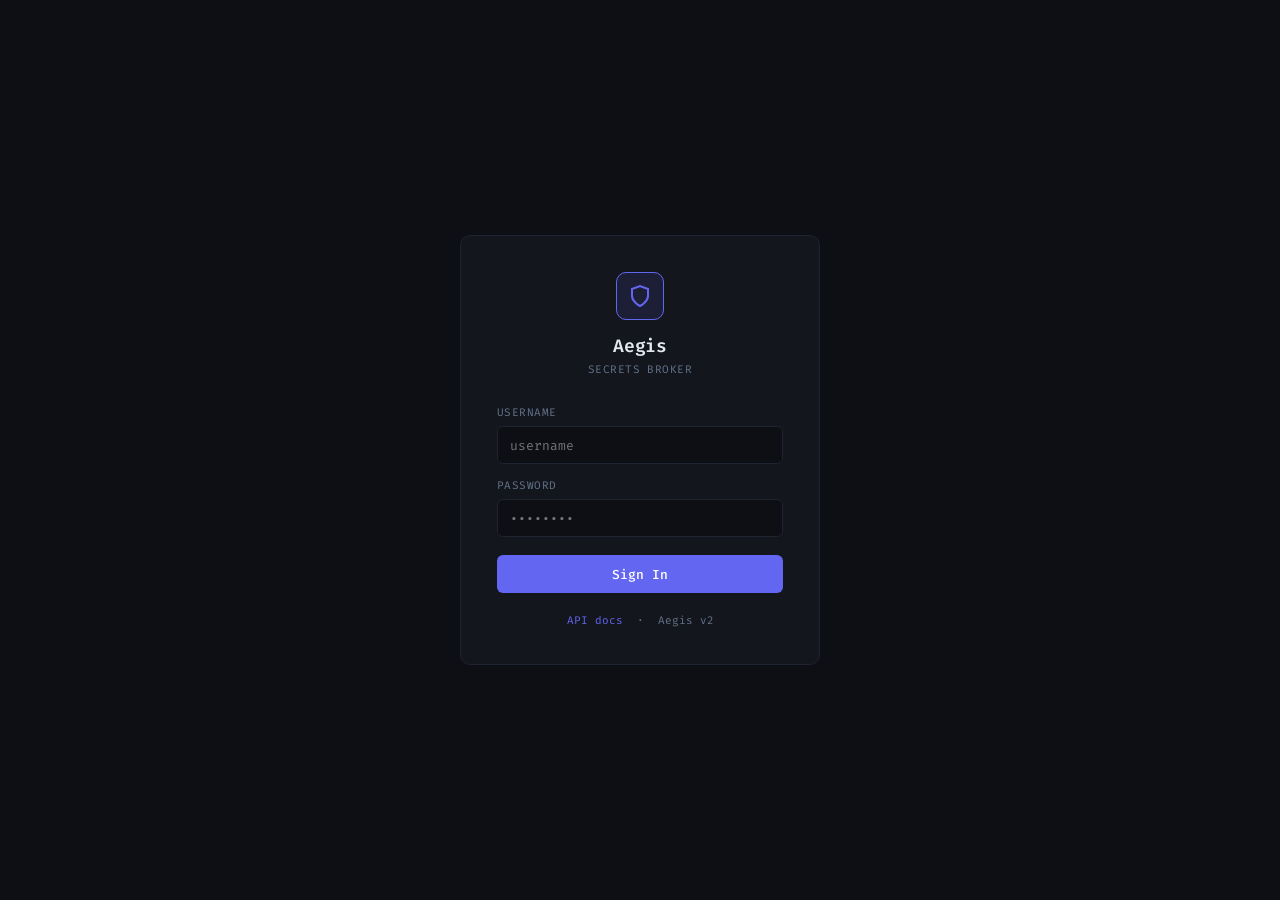
<file: static/login.html>
<!DOCTYPE html>
<html lang="en">
<head>
<meta charset="UTF-8">
<meta name="viewport" content="width=device-width, initial-scale=1.0">
<title>Aegis — Sign In</title>
<link rel="preconnect" href="https://fonts.googleapis.com">
<link href="https://fonts.googleapis.com/css2?family=Fira+Code:wght@400;500;600&display=swap" rel="stylesheet">
<link rel="stylesheet" href="/static/css/login.css">
</head>
<body>

<div class="card">
  <div class="logo-wrap">
    <div class="logo-icon">
      <svg width="24" height="24" fill="none" stroke="currentColor" stroke-width="2" viewBox="0 0 24 24">
        <path d="M12 22s8-4 8-10V5l-8-3-8 3v7c0 6 8 10 8 10z"/>
      </svg>
    </div>
    <div class="logo-title">Aegis</div>
    <div class="logo-sub">Secrets Broker</div>
  </div>

  <div class="field">
    <label for="u">Username</label>
    <input id="u" type="text" placeholder="username" autocomplete="username"
           data-act-keydown="submitOnEnter" data-args='["login"]'>
  </div>
  <div class="field">
    <label for="p">Password</label>
    <input id="p" type="password" placeholder="••••••••" autocomplete="current-password"
           data-act-keydown="submitOnEnter" data-args='["login"]'>
  </div>

  <div class="err" id="err"></div>

  <button id="btn" data-act="login">Sign In</button>

  <div class="footer">
    <a href="/docs">API docs</a> &nbsp;·&nbsp; Aegis v2
  </div>
</div>

<script src="/static/js/actions.js"></script>
<script src="/static/js/login.js"></script>
</body>
</html>
</file>
<file: static/css/docs.css>
*, *::before, *::after { box-sizing: border-box; margin: 0; padding: 0; }

:root {
  --bg:        #0d0f14;
  --surface:   #13161d;
  --surface-2: #1a1e28;
  --border:    #1e2330;
  --border-2:  #252a38;
  --text-1:    #e2e8f0;
  --text-2:    #94a3b8;
  --text-3:    #64748b;
  --indigo:    #6366f1;
  --indigo-hi: #818cf8;
  --indigo-lo: rgba(99,102,241,0.12);
  --green:     #22c55e;
  --green-lo:  rgba(34,197,94,0.1);
  --amber:     #f59e0b;
  --amber-lo:  rgba(245,158,11,0.1);
  --red:       #ef4444;
  --red-lo:    rgba(239,68,68,0.1);
  --cyan:      #06b6d4;
  --cyan-lo:   rgba(6,182,212,0.1);
  --sidebar-w: 240px;
}

html { scroll-behavior: smooth; }

body {
  font-family: 'Fira Code', monospace;
  background: var(--bg);
  color: var(--text-1);
  font-size: 13px;
  line-height: 1.6;
  display: flex;
  min-height: 100vh;
}

/* ── Sidebar ── */
.sidebar {
  width: var(--sidebar-w);
  min-width: var(--sidebar-w);
  background: var(--surface);
  border-right: 1px solid var(--border);
  position: fixed;
  top: 0; left: 0; bottom: 0;
  overflow-y: auto;
  z-index: 10;
  padding: 0 0 32px;
}

.sidebar-logo {
  display: flex;
  align-items: center;
  gap: 10px;
  padding: 20px 18px 16px;
  border-bottom: 1px solid var(--border);
}

.sidebar-logo-icon {
  width: 30px; height: 30px;
  background: var(--indigo-lo);
  border: 1px solid var(--indigo);
  border-radius: 7px;
  display: flex; align-items: center; justify-content: center;
  flex-shrink: 0;
}

.sidebar-logo-icon svg { color: var(--indigo); }

.sidebar-logo-text { font-size: 14px; font-weight: 600; }
.sidebar-logo-sub  { font-size: 10px; color: var(--text-3); letter-spacing: 0.04em; text-transform: uppercase; }

.sidebar-section-label {
  font-size: 10px;
  color: var(--text-3);
  text-transform: uppercase;
  letter-spacing: 0.06em;
  padding: 16px 18px 6px;
}

.sidebar-link {
  display: block;
  padding: 6px 18px;
  font-size: 12px;
  color: var(--text-2);
  text-decoration: none;
  border-left: 2px solid transparent;
  transition: color 0.12s, border-color 0.12s;
  cursor: pointer;
}

.sidebar-link:hover { color: var(--text-1); }
.sidebar-link.active { color: var(--indigo-hi); border-left-color: var(--indigo); }

.sidebar-link.sub {
  padding-left: 30px;
  font-size: 11px;
}

.sidebar-footer {
  position: absolute;
  bottom: 0; left: 0; right: 0;
  padding: 14px 18px;
  border-top: 1px solid var(--border);
  display: flex; gap: 10px;
}

.sidebar-footer a {
  font-size: 11px;
  color: var(--text-3);
  text-decoration: none;
  transition: color 0.12s;
}

.sidebar-footer a:hover { color: var(--indigo-hi); }

/* ── Content ── */
.content {
  margin-left: var(--sidebar-w);
  flex: 1;
  max-width: 900px;
  padding: 48px 48px 96px;
}

h1 { font-size: 28px; font-weight: 600; color: var(--text-1); margin-bottom: 8px; letter-spacing: -0.02em; }
h2 { font-size: 20px; font-weight: 600; color: var(--text-1); margin: 48px 0 16px; padding-top: 8px; }
h3 { font-size: 15px; font-weight: 600; color: var(--text-1); margin: 32px 0 10px; }
h4 { font-size: 13px; font-weight: 600; color: var(--text-2); margin: 20px 0 8px; }

p { color: var(--text-2); margin-bottom: 14px; }
p:last-child { margin-bottom: 0; }

a { color: var(--indigo-hi); text-decoration: none; }
a:hover { text-decoration: underline; }

.lead {
  font-size: 15px;
  color: var(--text-2);
  margin-bottom: 32px;
  line-height: 1.7;
}

.divider {
  border: none;
  border-top: 1px solid var(--border);
  margin: 48px 0;
}

/* ── Code ── */
code {
  font-family: 'Fira Code', monospace;
  font-size: 12px;
  background: var(--surface-2);
  border: 1px solid var(--border);
  border-radius: 4px;
  padding: 1px 6px;
  color: var(--indigo-hi);
}

pre {
  background: var(--surface);
  border: 1px solid var(--border);
  border-radius: 8px;
  padding: 16px 18px;
  overflow-x: auto;
  margin: 12px 0 20px;
  position: relative;
}

pre code {
  background: none;
  border: none;
  padding: 0;
  color: var(--text-1);
  font-size: 12px;
  line-height: 1.65;
}

.copy-btn {
  position: absolute;
  top: 10px; right: 10px;
  background: var(--surface-2);
  border: 1px solid var(--border);
  border-radius: 5px;
  color: var(--text-3);
  font-family: 'Fira Code', monospace;
  font-size: 10px;
  padding: 3px 8px;
  cursor: pointer;
  transition: color 0.12s;
}

.copy-btn:hover { color: var(--text-1); }

/* ── Method badges ── */
.badge {
  display: inline-flex;
  align-items: center;
  font-size: 10px;
  font-weight: 600;
  padding: 2px 6px;
  border-radius: 4px;
  letter-spacing: 0.04em;
  margin-right: 6px;
  vertical-align: middle;
  font-family: 'Fira Code', monospace;
}

.badge-get    { background: var(--green-lo);  color: var(--green);  border: 1px solid rgba(34,197,94,.25); }
.badge-post   { background: var(--cyan-lo);   color: var(--cyan);   border: 1px solid rgba(6,182,212,.25); }
.badge-put    { background: var(--amber-lo);  color: var(--amber);  border: 1px solid rgba(245,158,11,.25); }
.badge-patch  { background: var(--indigo-lo); color: var(--indigo-hi); border: 1px solid rgba(99,102,241,.25); }
.badge-delete { background: var(--red-lo);    color: var(--red);    border: 1px solid rgba(239,68,68,.25); }
.badge-event  { background: var(--indigo-lo); color: var(--indigo-hi); border: 1px solid rgba(99,102,241,.25); }

/* ── Endpoint card ── */
.endpoint {
  background: var(--surface);
  border: 1px solid var(--border);
  border-radius: 8px;
  margin-bottom: 16px;
  overflow: hidden;
}

.endpoint-header {
  display: flex;
  align-items: center;
  gap: 10px;
  padding: 12px 16px;
  cursor: pointer;
  user-select: none;
  border-bottom: 1px solid transparent;
  transition: background 0.12s;
}

.endpoint-header:hover { background: var(--surface-2); }
.endpoint-header.open  { border-bottom-color: var(--border); }

.endpoint-path {
  font-size: 13px;
  color: var(--text-1);
  font-family: 'Fira Code', monospace;
  flex: 1;
}

.endpoint-desc {
  font-size: 11px;
  color: var(--text-3);
}

.endpoint-chevron {
  color: var(--text-3);
  font-size: 10px;
  transition: transform 0.15s;
}

.endpoint-header.open .endpoint-chevron { transform: rotate(90deg); }

.endpoint-body {
  display: none;
  padding: 16px;
}

.endpoint-body.open { display: block; }

/* ── Tables ── */
table {
  width: 100%;
  border-collapse: collapse;
  margin: 12px 0 20px;
  font-size: 12px;
}

th {
  text-align: left;
  font-size: 10px;
  text-transform: uppercase;
  letter-spacing: 0.06em;
  color: var(--text-3);
  padding: 6px 12px;
  border-bottom: 1px solid var(--border);
}

td {
  padding: 8px 12px;
  border-bottom: 1px solid var(--border);
  color: var(--text-2);
  vertical-align: top;
}

td:first-child { color: var(--text-1); font-family: 'Fira Code', monospace; }
tr:last-child td { border-bottom: none; }

/* ── Callout ── */
.callout {
  border-radius: 7px;
  padding: 12px 16px;
  margin: 16px 0;
  font-size: 12px;
  display: flex;
  gap: 10px;
  align-items: flex-start;
}

.callout-info  { background: var(--indigo-lo); border: 1px solid rgba(99,102,241,.25); }
.callout-warn  { background: var(--amber-lo);  border: 1px solid rgba(245,158,11,.25); }
.callout-tip   { background: var(--green-lo);  border: 1px solid rgba(34,197,94,.25); }

.callout-icon { font-size: 14px; flex-shrink: 0; }
.callout p { margin: 0; color: var(--text-2); line-height: 1.5; }

/* ── API Companion ── */
.companion {
  background: var(--surface);
  border: 1px solid var(--border);
  border-radius: 10px;
  overflow: hidden;
  margin-top: 16px;
}

.companion-toolbar {
  display: flex;
  align-items: center;
  gap: 8px;
  padding: 12px 16px;
  border-bottom: 1px solid var(--border);
  background: var(--surface-2);
}

.method-select {
  background: var(--bg);
  border: 1px solid var(--border);
  border-radius: 5px;
  color: var(--text-1);
  font-family: 'Fira Code', monospace;
  font-size: 12px;
  padding: 4px 8px;
  height: 32px;
  width: 90px;
  cursor: pointer;
}

.url-input {
  flex: 1;
  background: var(--bg);
  border: 1px solid var(--border);
  border-radius: 5px;
  color: var(--text-1);
  font-family: 'Fira Code', monospace;
  font-size: 12px;
  padding: 4px 10px;
  height: 32px;
  outline: none;
  transition: border-color 0.12s;
}

.url-input:focus { border-color: var(--indigo); }

.send-btn {
  background: var(--indigo);
  border: none;
  border-radius: 5px;
  color: #fff;
  font-family: 'Fira Code', monospace;
  font-size: 12px;
  font-weight: 500;
  padding: 0 16px;
  height: 32px;
  cursor: pointer;
  transition: opacity 0.12s;
  white-space: nowrap;
}

.send-btn:hover { opacity: 0.88; }
.send-btn:disabled { opacity: 0.4; cursor: not-allowed; }

.companion-tabs {
  display: flex;
  border-bottom: 1px solid var(--border);
}

.ctab {
  padding: 8px 16px;
  font-size: 11px;
  color: var(--text-3);
  cursor: pointer;
  border-bottom: 2px solid transparent;
  transition: color 0.12s;
  user-select: none;
}

.ctab:hover { color: var(--text-1); }
.ctab.active { color: var(--indigo-hi); border-bottom-color: var(--indigo); }

.companion-panel {
  display: none;
  padding: 14px 16px;
}

.companion-panel.active { display: block; }

.companion-textarea {
  width: 100%;
  background: var(--bg);
  border: 1px solid var(--border);
  border-radius: 5px;
  color: var(--text-1);
  font-family: 'Fira Code', monospace;
  font-size: 12px;
  padding: 10px;
  min-height: 100px;
  resize: vertical;
  outline: none;
  line-height: 1.5;
}

.companion-textarea:focus { border-color: var(--indigo); }

.header-row { display: flex; gap: 6px; margin-bottom: 6px; }
.header-row input {
  flex: 1; height: 30px;
  background: var(--bg);
  border: 1px solid var(--border);
  border-radius: 4px;
  color: var(--text-1);
  font-family: 'Fira Code', monospace;
  font-size: 11px;
  padding: 0 8px;
  outline: none;
}

.header-row input:focus { border-color: var(--indigo); }

.header-row button {
  width: 28px; height: 30px;
  background: var(--surface-2);
  border: 1px solid var(--border);
  border-radius: 4px;
  color: var(--red);
  cursor: pointer;
  font-size: 14px;
  display: flex; align-items: center; justify-content: center;
}

.add-header-btn {
  background: none;
  border: 1px dashed var(--border);
  border-radius: 4px;
  color: var(--text-3);
  font-family: 'Fira Code', monospace;
  font-size: 11px;
  padding: 4px 10px;
  cursor: pointer;
  width: 100%;
  margin-top: 4px;
}

.add-header-btn:hover { color: var(--text-1); border-color: var(--border-2); }

.response-pane {
  border-top: 1px solid var(--border);
}

.response-meta {
  display: flex;
  align-items: center;
  gap: 12px;
  padding: 10px 16px;
  border-bottom: 1px solid var(--border);
  font-size: 11px;
}

.status-pill {
  font-weight: 600;
  padding: 2px 8px;
  border-radius: 4px;
}

.status-2xx { background: var(--green-lo); color: var(--green); }
.status-4xx { background: var(--amber-lo); color: var(--amber); }
.status-5xx { background: var(--red-lo); color: var(--red); }
.status-xxx { background: var(--surface-2); color: var(--text-3); }

.response-time { color: var(--text-3); }

pre.response-body {
  margin: 0;
  border: none;
  border-radius: 0;
  max-height: 360px;
  overflow-y: auto;
}

/* ── Lifecycle diagram ── */
.lifecycle {
  display: flex;
  align-items: center;
  gap: 0;
  margin: 20px 0;
  flex-wrap: wrap;
}

.lc-step {
  display: flex;
  align-items: center;
  gap: 0;
}

.lc-box {
  background: var(--surface);
  border: 1px solid var(--border);
  border-radius: 6px;
  padding: 8px 14px;
  font-size: 11px;
  color: var(--text-2);
  text-align: center;
  white-space: nowrap;
}

.lc-box.active { border-color: var(--indigo); color: var(--indigo-hi); background: var(--indigo-lo); }
.lc-arrow { color: var(--text-3); padding: 0 6px; font-size: 16px; }

/* ── Misc ── */
.tag {
  display: inline-block;
  font-size: 10px;
  padding: 2px 7px;
  border-radius: 10px;
  margin: 2px;
  font-weight: 500;
}

.tag-required { background: var(--red-lo); color: var(--red); border: 1px solid rgba(239,68,68,.2); }
.tag-optional { background: var(--surface-2); color: var(--text-3); border: 1px solid var(--border); }
.tag-admin    { background: var(--amber-lo); color: var(--amber); border: 1px solid rgba(245,158,11,.2); }
.tag-user     { background: var(--green-lo); color: var(--green); border: 1px solid rgba(34,197,94,.2); }

.section { scroll-margin-top: 24px; }

  .arch-diagram {
    margin: 20px 0 8px;
    display: flex;
    flex-direction: column;
    gap: 0;
  }
  .arch-row {
    display: grid;
    grid-template-columns: 160px 110px 1fr 80px 140px;
    align-items: center;
    gap: 0;
  }
  .arch-row-outputs {
    grid-template-columns: 160px 110px 1fr 80px 140px;
    margin-top: 0;
    padding-top: 0;
  }
  .arch-col { display: flex; flex-direction: column; gap: 8px; }
  .arch-callers { align-items: flex-start; }
  .arch-targets { align-items: flex-end; }

  .arch-pill {
    display: flex;
    flex-direction: column;
    gap: 2px;
    padding: 8px 12px;
    border-radius: 20px;
    border: 1px solid var(--border);
    background: var(--surface);
    font-size: 11px;
    white-space: nowrap;
  }
  .arch-pill-label { color: var(--text-1); font-weight: 600; font-size: 11px; }
  .arch-pill-sub   { color: var(--text-3); font-size: 10px; }

  .arch-pill-caller  { border-color: var(--indigo); background: var(--indigo-lo); }
  .arch-pill-caller .arch-pill-label { color: var(--indigo-hi); }

  .arch-pill-backend { border-color: var(--border-2); background: var(--surface-2); padding: 6px 12px; }
  .arch-pill-backend .arch-pill-label { color: var(--text-2); font-weight: 500; }

  .arch-pill-output  { border-color: rgba(34,197,94,.3); background: var(--green-lo); }
  .arch-pill-output .arch-pill-label { color: var(--green); }
  .arch-pill-output .arch-pill-sub { color: var(--text-3); }

  .arch-broker {
    background: var(--surface-2);
    border: 1px solid var(--border-2);
    border-radius: 10px;
    padding: 14px 16px;
    display: flex;
    flex-direction: column;
    gap: 8px;
    align-items: center;
    text-align: center;
  }
  .arch-broker-title {
    font-size: 13px;
    font-weight: 600;
    color: var(--text-1);
    letter-spacing: -0.01em;
  }
  .arch-broker-tags {
    display: flex;
    flex-wrap: wrap;
    gap: 4px;
    justify-content: center;
  }
  .arch-btag {
    font-size: 10px;
    padding: 2px 8px;
    border-radius: 10px;
    background: var(--surface);
    border: 1px solid var(--border);
    color: var(--text-3);
    white-space: nowrap;
  }

  .arch-arrows-in, .arch-arrows-out {
    display: flex;
    flex-direction: column;
    gap: 14px;
    align-items: center;
    padding: 0 4px;
  }
  .arch-arrow-line {
    display: flex;
    flex-direction: column;
    align-items: center;
    gap: 2px;
  }
  .arch-arrow-label { font-size: 9px; color: var(--text-3); letter-spacing: 0.02em; white-space: nowrap; }
  .arch-arr { color: var(--text-3); font-size: 14px; line-height: 1; }

  .arch-output-row {
    display: flex;
    gap: 8px;
    justify-content: center;
    padding-top: 12px;
    border-top: 1px dashed var(--border);
    margin-top: 8px;
  }
</file>
<file: static/css/login.css>
*, *::before, *::after { box-sizing: border-box; margin: 0; padding: 0; }

  :root {
    --bg:       #0d0f14;
    --surface:  #13161d;
    --border:   #1e2330;
    --text-1:   #e2e8f0;
    --text-2:   #94a3b8;
    --text-3:   #64748b;
    --indigo:   #6366f1;
    --indigo-lo: rgba(99,102,241,0.12);
    --danger:   #ef4444;
    --danger-lo: rgba(239,68,68,0.08);
  }

  html, body {
    height: 100%;
    background: var(--bg);
    font-family: 'Fira Code', monospace;
    color: var(--text-1);
    font-size: 13px;
  }

  body {
    display: flex;
    align-items: center;
    justify-content: center;
    min-height: 100vh;
  }

  .card {
    background: var(--surface);
    border: 1px solid var(--border);
    border-radius: 10px;
    padding: 36px;
    width: 360px;
  }

  .logo-wrap {
    text-align: center;
    margin-bottom: 28px;
  }

  .logo-icon {
    width: 48px;
    height: 48px;
    background: var(--indigo-lo);
    border: 1px solid var(--indigo);
    border-radius: 10px;
    display: flex;
    align-items: center;
    justify-content: center;
    margin: 0 auto 14px;
  }

  .logo-icon svg { color: var(--indigo); }

  .logo-title {
    font-size: 18px;
    font-weight: 600;
    color: var(--text-1);
    letter-spacing: -0.02em;
  }

  .logo-sub {
    font-size: 11px;
    color: var(--text-3);
    margin-top: 4px;
    letter-spacing: 0.04em;
    text-transform: uppercase;
  }

  .field { margin-bottom: 14px; }

  label {
    display: block;
    font-size: 11px;
    color: var(--text-3);
    text-transform: uppercase;
    letter-spacing: 0.04em;
    margin-bottom: 6px;
  }

  input {
    width: 100%;
    height: 38px;
    background: #0d0f14;
    border: 1px solid var(--border);
    border-radius: 6px;
    color: var(--text-1);
    font-family: 'Fira Code', monospace;
    font-size: 13px;
    padding: 0 12px;
    outline: none;
    transition: border-color 0.15s;
  }

  input:focus { border-color: var(--indigo); }

  .err {
    display: none;
    font-size: 11px;
    color: var(--danger);
    text-align: center;
    padding: 8px;
    background: var(--danger-lo);
    border: 1px solid rgba(239,68,68,0.3);
    border-radius: 4px;
    margin-bottom: 12px;
  }

  button {
    width: 100%;
    height: 38px;
    background: var(--indigo);
    border: none;
    border-radius: 6px;
    color: #fff;
    font-family: 'Fira Code', monospace;
    font-size: 13px;
    font-weight: 500;
    cursor: pointer;
    transition: opacity 0.15s;
    margin-top: 4px;
  }

  button:hover { opacity: 0.9; }
  button:disabled { opacity: 0.5; cursor: not-allowed; }

  .footer {
    text-align: center;
    margin-top: 20px;
    font-size: 11px;
    color: var(--text-3);
  }

  .footer a {
    color: var(--indigo);
    text-decoration: none;
  }
</file>
